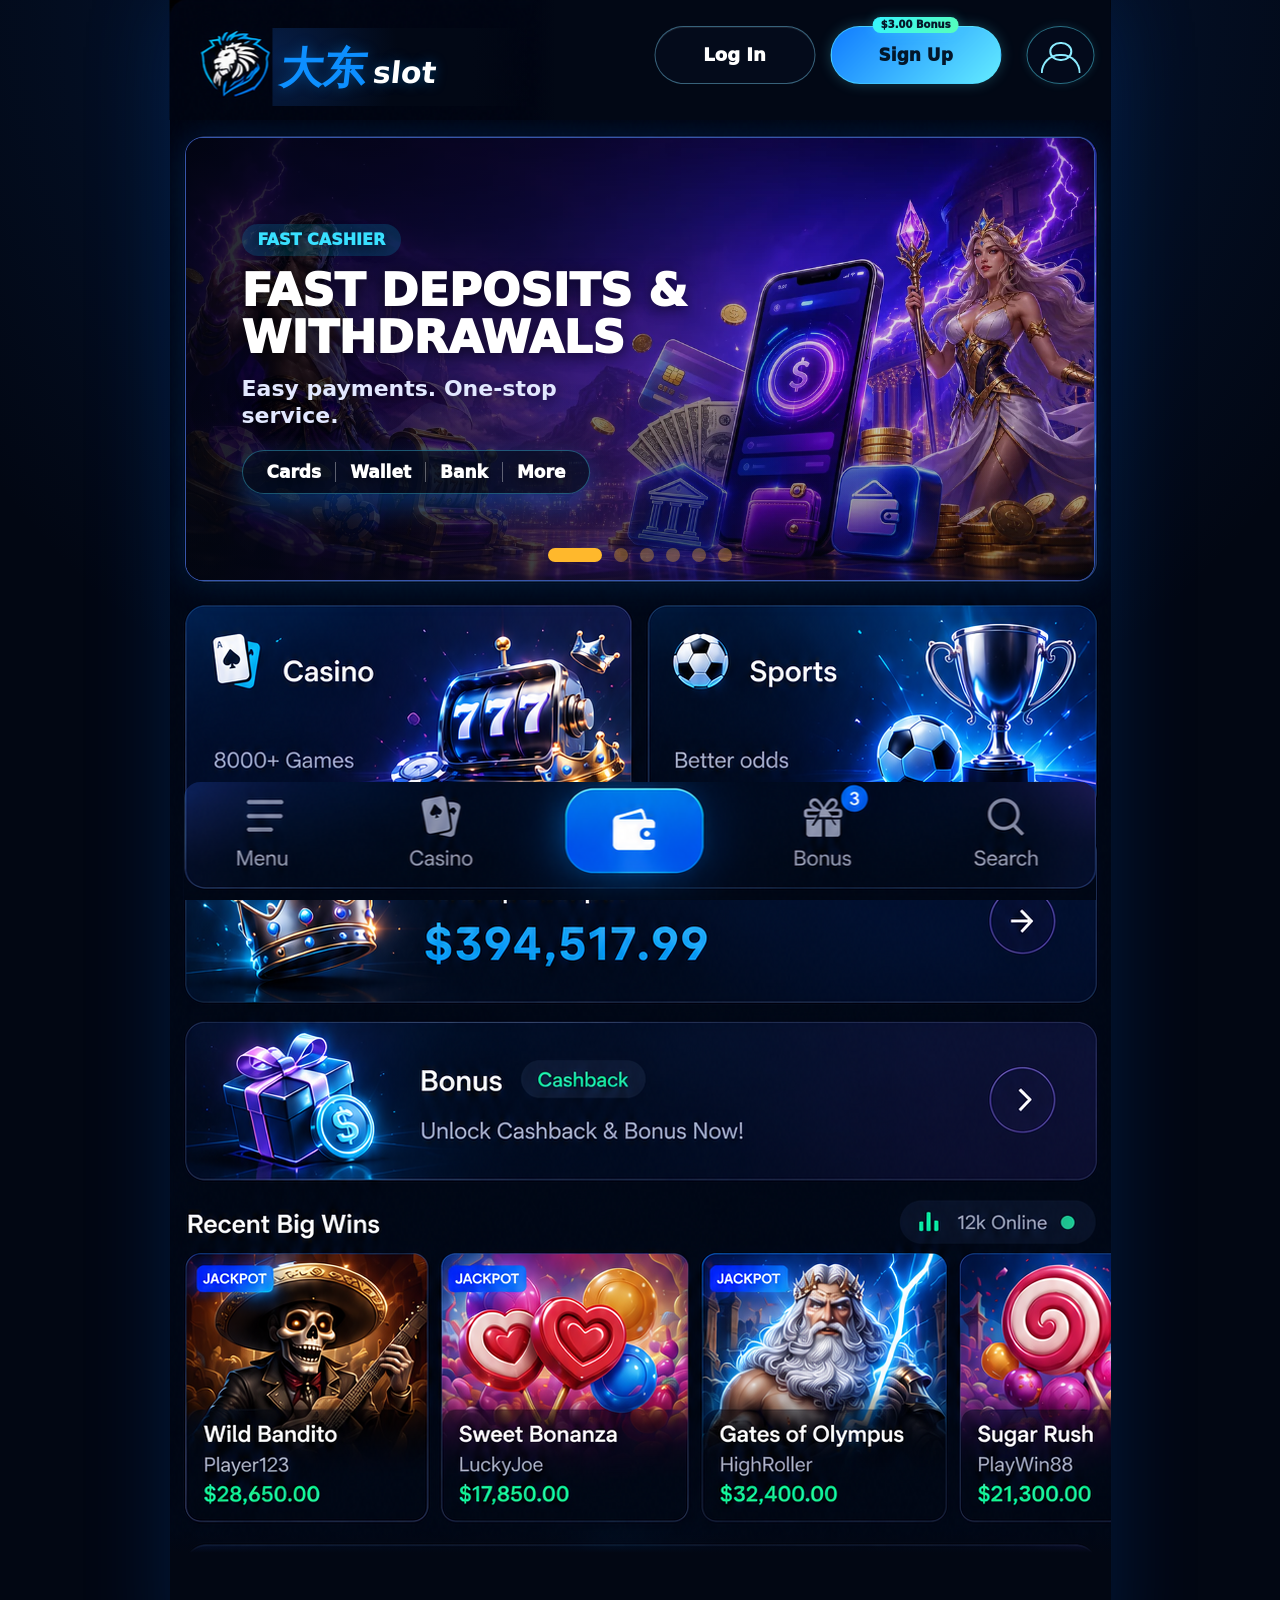
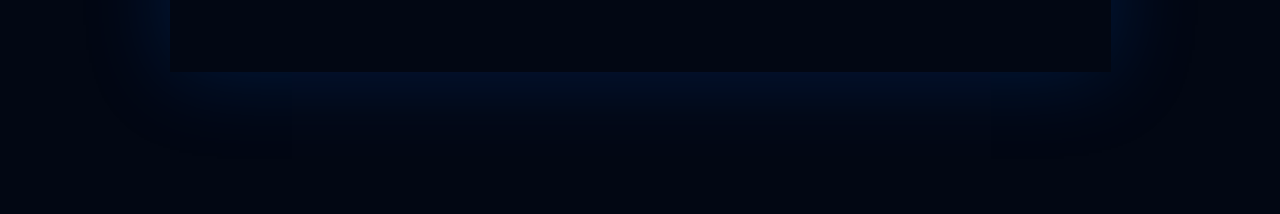
<file: index.html>
﻿<!doctype html>
<html lang="zh-CN">
  <head>
    <meta charset="utf-8">
    <meta name="viewport" content="width=device-width, initial-scale=1">
    <title>大东slot Visual Mirror</title>
    <link rel="stylesheet" href="styles.css?v=auth-brand-1">
    <link rel="stylesheet" href="wallet-polish.css?v=cleanup-1">
    <link rel="stylesheet" href="premium-polish.css?v=nav-wallet-1">
  </head>
  <body>
    <nav class="global-top-nav" aria-label="Global top navigation">
      <button class="global-logo-hit" type="button" data-go-home aria-label="返回首页">
        <span class="global-logo-cover" aria-hidden="true"></span>
        <span class="global-wordmark" aria-hidden="true">
          <strong>大东</strong>
          <b>slot</b>
        </span>
      </button>
      <span class="global-balance-cover" aria-hidden="true"></span>
      <span class="global-balance-value" data-global-balance aria-hidden="true">$0.50</span>
      <button class="global-login-hit" type="button" data-open-modal="signin" data-auth-entry="login">Log In</button>
      <button class="global-signup-hit" type="button" data-open-modal="signin" data-auth-entry="signup"><span>$3.00 Bonus</span>Sign Up</button>
      <button class="global-wallet-hit" type="button" data-open-wallet aria-label="Wallet"></button>
      <button class="global-gift-hit" type="button" data-open-activity aria-label="Bonus"></button>
      <button class="global-bell-hit" type="button" data-open-notifications aria-label="Notifications"></button>
      <button class="global-profile-hit" type="button" data-auth-profile aria-label="Profile"></button>
    </nav>

    <nav class="global-bottom-nav" aria-label="Global bottom navigation">
      <button type="button" data-menu-preview aria-label="Menu"></button>
      <button type="button" data-casino-preview aria-label="Casino"></button>
      <button type="button" data-open-wallet aria-label="Wallet"></button>
      <button type="button" data-open-activity aria-label="Bonus"></button>
      <button type="button" data-open-search aria-label="Search"></button>
    </nav>

    <main class="mirror-stage" aria-label="大东slot demo">
      <div class="phone-screen">
        <img class="source-screen" src="assets/xd-reference.png" alt="大东slot casino app home screen">

        <section class="custom-hero-carousel" aria-label="Promotions">
          <article class="promo-slide active promo-purple" style="--promo-image: url('assets/promo-1.webp')">
            <div class="promo-copy">
              <span>Fast Cashier</span>
              <h2>FAST DEPOSITS & WITHDRAWALS</h2>
              <p>Easy payments. One-stop service.</p>
              <div class="promo-tags">Cards <b></b> Wallet <b></b> Bank <b></b> More</div>
            </div>
          </article>
          <article class="promo-slide promo-blue" style="--promo-image: url('assets/promo-2.webp')">
            <div class="promo-copy promo-copy-center">
              <span>Global Lobby</span>
              <h2>30+ TOP GLOBAL PROVIDERS</h2>
              <p>2000+ games available.</p>
            </div>
          </article>
          <article class="promo-slide promo-gold" style="--promo-image: url('assets/promo-3.webp')">
            <div class="promo-copy">
              <span>Trusted Platform</span>
              <h2>25 YEARS OF EXCELLENCE</h2>
              <p>Steady, proven, and built for players.</p>
            </div>
          </article>
          <article class="promo-slide promo-green" style="--promo-image: url('assets/promo-4.webp')">
            <div class="promo-copy">
              <span>Welcome Offer</span>
              <h2>850% WELCOME BONUS</h2>
              <p>Start with more on your first deposit.</p>
              <div class="promo-button">Claim Bonus</div>
            </div>
          </article>
          <article class="promo-slide promo-green" style="--promo-image: url('assets/promo-5.webp')">
            <div class="promo-copy">
              <span>Slot Cashback</span>
              <h2>2% SLOT REBATE</h2>
              <p>Get cashback on eligible wagers.</p>
              <div class="promo-button">Join Now</div>
            </div>
          </article>
          <article class="promo-slide promo-teal" style="--promo-image: url('assets/promo-6.webp')">
            <div class="promo-copy">
              <span>Invite Rewards</span>
              <h2>REFER & EARN</h2>
              <p>Earn up to $100,000 with every invite.</p>
            </div>
          </article>
          <div class="promo-dots" aria-hidden="true">
            <span class="active"></span>
            <span></span>
            <span></span>
            <span></span>
            <span></span>
            <span></span>
          </div>
        </section>

        <div class="logo-cover" aria-hidden="true"></div>
        <div class="xd-wordmark" aria-hidden="true">
          <strong>大东</strong>
          <span>slot</span>
        </div>
        <div class="home-balance-cover" aria-hidden="true"></div>
        <div class="home-balance-value" data-home-balance aria-hidden="true">$0.50</div>

        <button class="hotspot wallet-hotspot" type="button" data-open-wallet aria-label="打开钱包"></button>
        <button class="hotspot join-hotspot" type="button" data-open-modal="signin" aria-label="Join now"></button>
        <button class="hotspot jackpot-hotspot" type="button" data-open-wallet aria-label="Airdrop Jackpot"></button>
        <button class="hotspot bonus-card-hotspot" type="button" data-open-activity aria-label="Bonus Cashback"></button>
        <button class="hotspot bottom-wallet-hotspot" type="button" data-open-wallet aria-label="底部钱包"></button>
        <button class="hotspot bottom-bonus-hotspot" type="button" data-open-activity aria-label="Rewards"></button>
      </div>
    </main>

    <section class="activity-page" id="activityPage" aria-hidden="true">
      <div class="activity-shell">
        <header class="activity-topbar">
          <div class="activity-brand" role="button" tabindex="0" data-go-home aria-label="返回首页">
            <span class="brand-spade"></span>
            <strong>大东</strong>
            <b>slot</b>
          </div>
          <div class="activity-balance">
            <span data-activity-balance>$0.50</span>
            <button type="button" data-open-wallet aria-label="Deposit">+</button>
          </div>
          <button class="activity-gift" type="button" data-activity-detail="deposit" aria-label="Bonus"><span>3</span></button>
          <button class="activity-bell" type="button" data-open-notifications aria-label="Notifications"><span>1</span></button>
          <button class="activity-profile" type="button" data-auth-profile aria-label="Profile"></button>
        </header>

        <section class="activity-hero-card" data-activity-hero-carousel style="--activity-hero-image: url('assets/promo-5.webp')">
          <div class="activity-hero-copy">
            <h1 data-activity-hero-title>FREE SPIN - EASY</h1>
            <p data-activity-hero-subtitle>SPIN EASY $10 WIN!</p>
          </div>
          <div class="activity-wheel" aria-hidden="true">
            <span></span>
          </div>
          <button class="activity-details-pill" type="button" data-activity-detail="free-spin" data-activity-hero-detail>Details</button>
          <div class="activity-slider-dots" aria-label="Activity banners">
            <button class="active" type="button" data-activity-hero-dot="0" aria-label="Free Spin banner" aria-current="true"></button>
            <button type="button" data-activity-hero-dot="1" aria-label="Deposit Bonus banner"></button>
            <button type="button" data-activity-hero-dot="2" aria-label="Refer and Earn banner"></button>
          </div>
        </section>

        <main class="activity-card">
          <section class="activity-section">
            <h2>Deposit Bonus</h2>
            <article class="activity-deposit-panel">
              <button class="activity-info" type="button" data-activity-detail="deposit">i</button>
              <div class="activity-safe-icon" aria-hidden="true"></div>
              <div class="activity-deposit-copy">
                <h3>5th Deposit Bonus 125%</h3>
                <p>1st Deposit Rewards: <strong>30%</strong></p>
              </div>
              <button class="activity-gold-btn" type="button" data-open-wallet>Deposit</button>
              <div class="activity-bonus-steps">
                <button class="activity-bonus-step active" type="button">
                  <span>1st</span>
                  <i class="bonus-gift-icon" aria-hidden="true"><em></em></i>
                  <b>+30%</b>
                </button>
                <button class="activity-bonus-step" type="button">
                  <span>2nd</span>
                  <i class="bonus-gift-icon" aria-hidden="true"><em></em></i>
                  <b>+20%</b>
                </button>
                <button class="activity-bonus-step" type="button">
                  <span>3rd</span>
                  <i class="bonus-gift-icon" aria-hidden="true"><em></em></i>
                  <b>+20%</b>
                </button>
                <button class="activity-bonus-step" type="button">
                  <span>4th</span>
                  <i class="bonus-gift-icon" aria-hidden="true"><em></em></i>
                  <b>+25%</b>
                </button>
                <button class="activity-bonus-step" type="button">
                  <span>5th</span>
                  <i class="bonus-gift-icon" aria-hidden="true"><em></em></i>
                  <b>+30%</b>
                </button>
              </div>
            </article>
          </section>

          <section class="activity-section free-section">
            <h2>Free Bonus</h2>
            <article class="activity-list-card">
              <button class="activity-info" type="button" data-activity-detail="daily-rebate">i</button>
              <span class="activity-icon calendar" aria-hidden="true"></span>
              <div>
                <h3>Daily Rebate 0.5%</h3>
                <p>The more bet, the more cashback</p>
              </div>
              <button class="activity-outline-btn" type="button" data-activity-detail="daily-rebate">Go Play</button>
            </article>
            <article class="activity-list-card">
              <button class="activity-info" type="button" data-activity-detail="login">i</button>
              <span class="activity-icon login" aria-hidden="true"></span>
              <div>
                <h3>Daily Login Rewards</h3>
                <p>Get <strong>$ 28,00</strong> for free!</p>
              </div>
              <button class="activity-outline-btn" type="button" data-activity-detail="login">Go Play</button>
            </article>
            <article class="activity-list-card">
              <button class="activity-info" type="button" data-activity-detail="free-spin">i</button>
              <span class="activity-icon wheel" aria-hidden="true"></span>
              <div>
                <h3>Free Spin</h3>
                <p>Get <strong>$ 10,00</strong> free every day</p>
              </div>
              <button class="activity-outline-btn" type="button" data-activity-detail="free-spin">Check</button>
            </article>
            <article class="activity-list-card">
              <button class="activity-info" type="button" data-activity-detail="loss-rescue">i</button>
              <span class="activity-icon shield" aria-hidden="true"></span>
              <div>
                <h3>Loss Rescue 10%</h3>
                <p>Claim support after tough sessions</p>
              </div>
              <button class="activity-outline-btn" type="button" data-open-wallet>Deposit</button>
            </article>
            <article class="activity-list-card">
              <button class="activity-info" type="button" data-activity-detail="refer">i</button>
              <span class="activity-icon refer" aria-hidden="true"></span>
              <div>
                <h3>Refer & Earn</h3>
                <p>Invite friends and unlock rewards</p>
              </div>
              <button class="activity-outline-btn" type="button" data-activity-detail="refer">Invite</button>
            </article>
          </section>
        </main>

        <nav class="activity-bottom-nav" aria-label="Activity navigation">
          <button type="button" data-menu-preview><span class="nav-home"></span>Menu</button>
          <button type="button" data-casino-preview><span class="nav-refer"></span>Casino</button>
          <button class="nav-wallet-main" type="button" data-open-wallet><span></span>Wallet</button>
          <button class="active" type="button"><span class="nav-gift"></span>Bonus</button>
          <button type="button" data-open-search><span class="nav-me"></span>Search</button>
        </nav>
      </div>
    </section>

    <section class="wallet-page" id="walletPage" aria-hidden="true">
      <div class="wallet-shell">
        <header class="activity-topbar wallet-global-topbar">
          <div class="activity-brand" role="button" tabindex="0" data-go-home aria-label="返回首页">
            <span class="brand-spade"></span>
            <strong>大东</strong>
            <b>slot</b>
          </div>
          <div class="activity-balance">
            <span data-wallet-top-balance>$0.50</span>
            <button type="button" data-open-wallet aria-label="Deposit">+</button>
          </div>
          <button class="activity-gift" type="button" data-activity-detail="deposit" aria-label="Bonus"><span>3</span></button>
          <button class="activity-bell" type="button" data-open-notifications aria-label="Notifications"><span>1</span></button>
          <button class="activity-profile" type="button" data-auth-profile aria-label="Profile"></button>
        </header>

        <header class="wallet-header">
          <button class="wallet-back" type="button" data-close-wallet aria-label="返回">
            <span></span>
          </button>
          <h1>Wallet</h1>
          <div class="wallet-actions">
            <button class="history-btn" type="button" data-wallet-history>
              <span class="history-icon"></span>
              History
            </button>
            <button class="support-btn" type="button" data-contact-support aria-label="客服">
              <span></span>
            </button>
          </div>
        </header>

        <div class="wallet-tabs" role="tablist" aria-label="Wallet actions">
          <button class="wallet-tab active" type="button" data-wallet-tab="recharge" role="tab" aria-selected="true">
            <span class="pig-icon"></span>
            Deposit
          </button>
          <button class="wallet-tab" type="button" data-wallet-tab="withdraw" role="tab" aria-selected="false">
            <span class="card-icon"></span>
            Withdraw
          </button>
        </div>

        <div class="wallet-panel active" data-wallet-panel="recharge">
          <section class="deposit-card">
            <h2>Deposit Bonuses <span>*</span></h2>
            <div class="bonus-feature">
              <div class="safe-asset" aria-hidden="true"></div>
              <div>
                <h3>5th Deposit Bonus 125%</h3>
                <p>1st Deposit Rewards: <strong>30%</strong></p>
              </div>
            </div>

            <div class="bonus-steps" aria-label="Deposit bonus steps">
              <button class="bonus-step active" type="button">
                <span>1st</span>
                <i class="bonus-gift-icon" aria-hidden="true"><em></em></i>
                <b>+30%</b>
              </button>
              <button class="bonus-step" type="button">
                <span>2nd</span>
                <i class="bonus-gift-icon" aria-hidden="true"><em></em></i>
                <b>+20%</b>
              </button>
              <button class="bonus-step" type="button">
                <span>3rd</span>
                <i class="bonus-gift-icon" aria-hidden="true"><em></em></i>
                <b>+20%</b>
              </button>
              <button class="bonus-step" type="button">
                <span>4th</span>
                <i class="bonus-gift-icon" aria-hidden="true"><em></em></i>
                <b>+25%</b>
              </button>
              <button class="bonus-step" type="button">
                <span>5th</span>
                <i class="bonus-gift-icon" aria-hidden="true"><em></em></i>
                <b>+30%</b>
              </button>
            </div>
          </section>

          <div class="amount-grid" aria-label="Recharge amounts">
            <button class="amount-card selected" type="button"><span>10%</span>$ 10,00</button>
            <button class="amount-card" type="button"><span>10%</span>$ 20,00</button>
            <button class="amount-card" type="button"><span>10%</span>$ 30,00</button>
            <button class="amount-card" type="button"><span>20%</span>$ 50,00</button>
            <button class="amount-card" type="button"><span>25%</span>$ 100,00</button>
            <button class="amount-card" type="button"><span>25%</span>$ 200,00</button>
            <button class="amount-card" type="button"><span>25%</span>$ 300,00</button>
            <button class="amount-card" type="button"><span>30%</span>$ 500,00</button>
            <button class="amount-card" type="button"><span>30%</span>$ 1,00K</button>
          </div>

          <div class="recharge-footer">
            <p data-recharge-note>Selected amount: <strong>$ 10,00</strong></p>
            <button class="recharge-submit" type="button" data-recharge-submit>Deposit Now</button>
          </div>
        </div>

        <div class="wallet-panel" data-wallet-panel="withdraw">
          <section class="withdraw-card">
            <h2>Withdraw</h2>
            <p>Available Balance</p>
            <strong data-wallet-balance>$0.50</strong>
            <label>
              Amount
              <input type="text" inputmode="decimal" placeholder="$ 0,00">
            </label>
            <label>
              Method
              <select>
                <option>Bank Transfer</option>
                <option>USDT</option>
              </select>
            </label>
            <button class="withdraw-submit" type="button" disabled>Submit</button>
          </section>
        </div>

        <nav class="activity-bottom-nav wallet-bottom-nav" aria-label="Wallet navigation">
          <button type="button" data-menu-preview><span class="nav-home"></span>Menu</button>
          <button type="button" data-casino-preview><span class="nav-refer"></span>Casino</button>
          <button class="nav-wallet-main active" type="button"><span></span>Wallet</button>
          <button type="button" data-open-activity><span class="nav-gift"></span>Bonus</button>
          <button type="button" data-open-search><span class="nav-me"></span>Search</button>
        </nav>
      </div>
    </section>

    <div class="profile-panel" data-profile-panel aria-hidden="true">
      <div class="profile-card" role="dialog" aria-modal="true" aria-labelledby="profilePanelTitle">
        <button class="profile-close" type="button" data-close-profile aria-label="Close">×</button>
        <span class="profile-kicker">Player account</span>
        <h2 id="profilePanelTitle">Demo Player</h2>
        <div class="profile-balance">
          <span>Available balance</span>
          <strong data-profile-balance>$0.50</strong>
        </div>
        <div class="profile-actions">
          <button type="button" data-open-wallet>Wallet</button>
          <button type="button" data-open-activity>Bonus</button>
          <button type="button" data-open-notifications>Alerts</button>
        </div>
      </div>
    </div>

    <div class="app-toast" data-app-toast aria-live="polite" aria-hidden="true">
      <strong data-toast-title>Ready</strong>
      <span data-toast-message>Action completed.</span>
    </div>

    <div class="deposit-success" data-deposit-success aria-hidden="true">
      <div class="deposit-success-card" role="dialog" aria-modal="true" aria-labelledby="depositSuccessTitle">
        <div class="deposit-success-icon" aria-hidden="true"></div>
        <h2 id="depositSuccessTitle">Deposit Successful</h2>
        <p><strong data-success-amount>+$10.00</strong> has been credited to your demo balance.</p>
        <span>Current balance: <b data-success-balance>$10.50</b></span>
        <button type="button" data-close-success>Done</button>
      </div>
    </div>

    <div class="activity-detail-modal" data-activity-detail-modal aria-hidden="true">
      <div class="activity-detail-card" role="dialog" aria-modal="true" aria-labelledby="activityDetailTitle">
        <button class="activity-detail-close" type="button" data-close-activity-detail aria-label="Close">×</button>
        <div class="activity-detail-art" data-detail-art aria-hidden="true"></div>
        <span data-detail-kicker>Activity Details</span>
        <h2 id="activityDetailTitle" data-detail-title>Free Spin</h2>
        <p data-detail-copy>Spin once every day and claim demo bonus credits instantly.</p>
        <ul>
          <li data-detail-rule-one>Available once per demo day.</li>
          <li data-detail-rule-two>Rewards are credited to the demo wallet.</li>
        </ul>
        <button class="activity-detail-cta" type="button" data-detail-cta>Join Now</button>
      </div>
    </div>

    <div class="modal-backdrop auth-backdrop" data-modal="signin" aria-hidden="true">
      <div class="modal auth-modal" role="dialog" aria-modal="true" aria-labelledby="signinTitle">
        <div class="auth-bg-glow" aria-hidden="true"></div>
        <header class="auth-header">
          <div class="auth-brand">
            <span class="auth-logo" aria-hidden="true"></span>
            <span class="auth-wordmark">
              <strong>大东</strong>
              <b>slot</b>
            </span>
          </div>
          <button class="auth-close" type="button" data-close-modal aria-label="关闭">×</button>
        </header>

        <section class="auth-panel" aria-labelledby="signinTitle">
          <div class="auth-tabs" role="tablist" aria-label="Auth mode">
            <button class="auth-tab is-active" type="button" data-auth-mode="login" role="tab" aria-selected="true">Log In</button>
            <button class="auth-tab" type="button" data-auth-mode="signup" role="tab" aria-selected="false">Sign Up</button>
            <span class="auth-bonus">$3.00 Bonus</span>
          </div>

          <h2 id="signinTitle" class="auth-title">Log In</h2>

          <div class="auth-methods" role="tablist" aria-label="Login method">
            <button class="auth-method is-active" type="button" data-auth-method="phone" aria-selected="true">Phone Number</button>
            <button class="auth-method" type="button" data-auth-method="email" aria-selected="false">Email</button>
          </div>

          <form class="auth-form" action="#" autocomplete="off" novalidate>
            <label class="auth-field auth-phone-field" data-auth-field="phone">
              <span>Phone Number</span>
              <div class="auth-input auth-phone-input">
                <button class="auth-country" type="button" aria-label="Country code">+1 <i></i></button>
                <b aria-hidden="true"></b>
                <input data-auth-phone type="tel" inputmode="tel" autocomplete="tel" placeholder="Phone Number">
              </div>
            </label>

            <label class="auth-field auth-email-field" data-auth-field="email" hidden>
              <span>Email</span>
              <div class="auth-input">
                <input data-auth-email type="email" autocomplete="email" placeholder="Email">
              </div>
            </label>

            <label class="auth-field">
              <span>Password</span>
              <div class="auth-input">
                <input data-auth-password type="password" autocomplete="new-password" placeholder="Password">
                <button class="auth-eye" type="button" data-auth-toggle-password aria-label="Show password"></button>
              </div>
            </label>

            <div class="auth-rules" data-auth-rules aria-live="polite">
              <span data-rule="case">Upper & lower case</span>
              <span data-rule="number">1 number</span>
              <span data-rule="length">6+ characters</span>
            </div>

            <p class="auth-message" data-auth-message aria-live="polite"></p>

            <div class="auth-row">
              <label class="auth-check">
                <input type="checkbox" checked>
                <span></span>
                Remember Me
              </label>
              <button class="auth-support" type="button">Contact Support</button>
            </div>

            <button class="auth-primary" type="submit" data-auth-submit>Log In</button>

            <label class="auth-terms">
              <input type="checkbox" checked>
              <span></span>
              <em>
                I am at least 18 years old and agree to the
                <a href="#">Terms of Use</a>
                and
                <a href="#">Privacy Policy</a>
              </em>
            </label>
          </form>
        </section>
      </div>
    </div>

    <script src="script.js"></script>
  </body>
</html>
</file>
<file: styles.css>
:root {
  --screen-w: 941;
  --screen-h: 1672;
  --ink: #f7fbff;
  --muted: #aab5d1;
  --cyan: #28ccff;
  --blue: #087cff;
}

* {
  box-sizing: border-box;
}

html {
  min-width: 320px;
  min-height: 100dvh;
  overflow-x: hidden;
  background: #080d18;
}

body {
  margin: 0;
  min-width: 320px;
  min-height: 100dvh;
  overflow-x: hidden;
  background: #080d18;
  color: var(--ink);
  font-family: Inter, ui-sans-serif, system-ui, -apple-system, BlinkMacSystemFont, "Segoe UI", sans-serif;
}

body.modal-open {
  overflow: hidden;
}

body.wallet-open {
  overflow: hidden;
}

button,
input,
select {
  font: inherit;
}

button {
  cursor: pointer;
}

button:disabled {
  cursor: not-allowed;
  opacity: 0.55;
}

.mirror-stage {
  display: flex;
  justify-content: center;
  min-height: 100dvh;
  background:
    radial-gradient(circle at 50% 0, rgba(14, 83, 182, 0.28), transparent 42%),
    #020713;
}

.phone-screen {
  position: relative;
  width: min(100vw, 941px);
  aspect-ratio: 941 / 1672;
  overflow: hidden;
  background: #020713;
}

.source-screen {
  display: block;
  width: 100%;
  height: 100%;
  object-fit: fill;
  user-select: none;
  -webkit-user-drag: none;
}

.custom-hero-carousel {
  position: absolute;
  z-index: 1;
  left: 1.7%;
  top: 8.2%;
  width: 96.7%;
  height: 26.55%;
  overflow: hidden;
  border: 1px solid rgba(76, 117, 231, 0.72);
  border-radius: clamp(12px, 2vw, 18px);
  background: #020713;
  pointer-events: none;
  box-shadow:
    inset 0 0 0 1px rgba(72, 202, 255, 0.12),
    0 0 36px rgba(8, 124, 255, 0.2);
}

.promo-slide {
  position: absolute;
  inset: 0;
  opacity: 0;
  background:
    linear-gradient(90deg, rgba(1, 5, 14, 0.88) 0%, rgba(1, 5, 14, 0.58) 38%, rgba(1, 5, 14, 0.12) 70%),
    var(--promo-image) center / cover no-repeat;
  transition: opacity 0.6s ease;
}

.promo-slide.active {
  opacity: 1;
}

.promo-slide::after {
  content: "";
  position: absolute;
  inset: auto 0 0;
  height: 46%;
  background: linear-gradient(0deg, rgba(2, 7, 19, 0.48), transparent);
}

.promo-copy {
  position: relative;
  z-index: 1;
  display: flex;
  flex-direction: column;
  justify-content: center;
  width: min(64%, 560px);
  height: 100%;
  padding: clamp(16px, 3.5vw, 46px) clamp(18px, 4.3vw, 58px);
  text-shadow: 0 3px 14px rgba(0, 0, 0, 0.55);
}

.promo-copy-center {
  width: min(68%, 620px);
}

.promo-copy span {
  align-self: flex-start;
  margin-bottom: clamp(6px, 1.3vw, 12px);
  border-radius: 999px;
  padding: clamp(4px, 0.7vw, 8px) clamp(9px, 1.8vw, 16px);
  background: rgba(0, 210, 255, 0.16);
  color: #39e0ff;
  font-size: clamp(9px, 1.7vw, 16px);
  font-weight: 950;
  line-height: 1;
  text-transform: uppercase;
}

.promo-copy h2 {
  max-width: 11.5em;
  margin: 0;
  color: #ffffff;
  font-size: clamp(20px, 4.65vw, 45px);
  font-weight: 1000;
  line-height: 1.03;
  letter-spacing: 0;
}

.promo-copy p {
  max-width: 18em;
  margin: clamp(7px, 1.4vw, 14px) 0 0;
  color: #e2e8ff;
  font-size: clamp(12px, 2.3vw, 22px);
  font-weight: 720;
  line-height: 1.25;
}

.promo-tags,
.promo-button {
  display: inline-flex;
  align-items: center;
  align-self: flex-start;
  min-height: clamp(24px, 4.5vw, 44px);
  margin-top: clamp(9px, 1.9vw, 20px);
  border-radius: 999px;
  padding: 0 clamp(12px, 2.2vw, 24px);
  background: linear-gradient(135deg, rgba(10, 207, 255, 0.86), rgba(6, 117, 255, 0.92));
  color: #fff;
  font-size: clamp(10px, 1.8vw, 17px);
  font-weight: 950;
  box-shadow: 0 12px 28px rgba(8, 124, 255, 0.32);
}

.promo-tags {
  gap: clamp(7px, 1.5vw, 14px);
  background: rgba(5, 16, 36, 0.72);
  border: 1px solid rgba(67, 219, 255, 0.36);
}

.promo-tags b {
  width: 1px;
  height: 1.2em;
  background: rgba(255, 255, 255, 0.35);
}

.promo-green .promo-copy span,
.promo-green .promo-button {
  background: linear-gradient(135deg, #2ce99b, #079a65);
  color: #ffffff;
}

.promo-gold .promo-copy span {
  background: rgba(255, 203, 74, 0.18);
  color: #ffd973;
}

.promo-teal .promo-copy span {
  background: rgba(0, 232, 214, 0.16);
  color: #48f0e6;
}

.promo-dots {
  position: absolute;
  z-index: 2;
  left: 50%;
  bottom: clamp(10px, 1.8vw, 18px);
  display: flex;
  gap: clamp(7px, 1.4vw, 12px);
  transform: translateX(-50%);
}

.promo-dots span {
  display: block;
  width: clamp(8px, 1.7vw, 14px);
  height: clamp(8px, 1.7vw, 14px);
  border-radius: 999px;
  background: rgba(255, 184, 40, 0.34);
}

.promo-dots span.active {
  width: clamp(30px, 5.4vw, 54px);
  background: #ffb82c;
}

.hotspot {
  position: absolute;
  z-index: 4;
  border: 0;
  border-radius: 10px;
  background: transparent;
  padding: 0;
}

.hotspot:focus-visible {
  outline: 2px solid rgba(40, 204, 255, 0.9);
  outline-offset: 3px;
}

.wallet-hotspot {
  left: 42.6%;
  top: 1.8%;
  width: 28.4%;
  height: 4.4%;
}

.join-hotspot {
  left: 5.1%;
  top: 27.6%;
  width: 25.8%;
  height: 4.1%;
  border-radius: 999px;
}

.jackpot-hotspot {
  left: 1.7%;
  top: 49.8%;
  width: 96.7%;
  height: 10.2%;
}

.bonus-card-hotspot {
  left: 1.7%;
  top: 61.1%;
  width: 96.7%;
  height: 9.5%;
}

.bottom-wallet-hotspot {
  left: 41.9%;
  top: 92.5%;
  width: 15%;
  height: 6.3%;
  border-radius: 22px;
}

.bottom-bonus-hotspot {
  left: 63.9%;
  top: 92.6%;
  width: 14.7%;
  height: 6.2%;
}

.logo-cover {
  position: absolute;
  z-index: 2;
  left: 11%;
  top: 1.65%;
  width: 27.2%;
  height: 4.65%;
  background:
    radial-gradient(circle at 0 38%, rgba(8, 38, 88, 0.76), transparent 48%),
    linear-gradient(90deg, #020815 0%, #020815 78%, rgba(2, 8, 21, 0) 100%);
}

.xd-wordmark {
  position: absolute;
  z-index: 3;
  left: 11.8%;
  top: 2.8%;
  display: flex;
  align-items: baseline;
  gap: 7px;
  color: white;
  font-style: normal;
  transform: skewX(-6deg);
  pointer-events: none;
  text-shadow: 0 0 13px rgba(0, 145, 255, 0.38);
}

.xd-wordmark strong {
  color: #0d8fff;
  font-size: clamp(20px, 4.7vw, 43px);
  font-weight: 1000;
  line-height: 1;
}

.xd-wordmark span {
  color: white;
  font-size: clamp(15px, 3.3vw, 30px);
  font-weight: 900;
  line-height: 1;
}

.home-balance-cover {
  position: absolute;
  z-index: 2;
  left: 48.65%;
  top: 2.88%;
  width: 12.9%;
  height: 2.35%;
  border-radius: 9px;
  background:
    linear-gradient(90deg, rgba(7, 13, 31, 0.96), rgba(9, 18, 42, 0.96));
  pointer-events: none;
}

.home-balance-value {
  position: absolute;
  z-index: 3;
  left: 50.2%;
  top: 3.16%;
  min-width: 82px;
  color: #fff;
  font-size: clamp(14px, 2.38vw, 23px);
  font-weight: 750;
  line-height: 1;
  letter-spacing: 0;
  text-align: left;
  text-shadow: 0 0 12px rgba(64, 180, 255, 0.34);
  pointer-events: none;
}

.modal-backdrop {
  position: fixed;
  inset: 0;
  z-index: 50;
  display: none;
  place-items: center;
  padding: 20px;
  background: rgba(0, 0, 0, 0.76);
  backdrop-filter: blur(14px);
}

.modal-backdrop.is-open {
  display: grid;
}

.modal {
  position: relative;
  width: min(440px, 100%);
  max-height: calc(100dvh - 40px);
  overflow: auto;
  border: 1px solid rgba(80, 127, 225, 0.65);
  border-radius: 18px;
  padding: 28px;
  background:
    radial-gradient(circle at 100% 0, rgba(39, 150, 255, 0.28), transparent 36%),
    #071226;
  box-shadow: 0 24px 70px rgba(0, 0, 0, 0.38);
}

.close-btn {
  position: absolute;
  top: 14px;
  right: 14px;
  display: grid;
  place-items: center;
  width: 36px;
  height: 36px;
  border: 1px solid rgba(255, 255, 255, 0.12);
  border-radius: 10px;
  background: rgba(255, 255, 255, 0.06);
  color: white;
  font-size: 22px;
}

.modal-kicker {
  color: var(--cyan);
  font-size: 13px;
  font-weight: 900;
  text-transform: uppercase;
}

.modal h2 {
  margin: 8px 0 10px;
  font-size: 28px;
}

.modal p {
  color: var(--muted);
  line-height: 1.7;
}

.modal label {
  display: grid;
  gap: 8px;
  margin-top: 14px;
  color: #b8c3de;
}

.modal input {
  min-height: 48px;
  border: 1px solid rgba(80, 127, 225, 0.5);
  border-radius: 12px;
  padding: 0 14px;
  background: rgba(255, 255, 255, 0.06);
  color: white;
}

.modal-primary {
  display: inline-flex;
  align-items: center;
  justify-content: center;
  width: 100%;
  min-height: 52px;
  margin-top: 18px;
  border: 0;
  border-radius: 13px;
  background: linear-gradient(135deg, #0b76ff, #2ea7ff);
  color: white;
  font-weight: 900;
  font-size: 20px;
  box-shadow: 0 18px 40px rgba(17, 126, 255, 0.34);
}

.global-login-hit,
.global-signup-hit {
  position: absolute;
  z-index: 6;
  display: none;
  align-items: center;
  justify-content: center;
  border: 1px solid rgba(115, 213, 255, 0.38);
  border-radius: 999px;
  color: #fff;
  font-size: clamp(11px, 2.45vw, 18px);
  font-weight: 1000;
  line-height: 1;
  text-align: center;
  pointer-events: auto;
}

.global-login-hit {
  left: 49.4%;
  top: 22%;
  width: 17.2%;
  height: 49%;
  background: rgba(6, 13, 30, 0.72);
  box-shadow: inset 0 1px 0 rgba(255, 255, 255, 0.08), 0 0 20px rgba(36, 150, 255, 0.14);
}

.global-signup-hit {
  left: 68.8%;
  top: 22%;
  width: 18.8%;
  height: 49%;
  border-color: rgba(85, 229, 255, 0.58);
  background: linear-gradient(135deg, #0f7bff, #64ecff);
  color: #021326;
  box-shadow: 0 0 24px rgba(85, 229, 255, 0.42);
}

.global-signup-hit span {
  position: absolute;
  left: 50%;
  top: -34%;
  min-width: 102%;
  transform: translateX(-50%);
  border-radius: 999px;
  padding: 3px 6px;
  background: linear-gradient(135deg, #35f4ff, #57ffb8);
  color: #06182b;
  font-size: clamp(7px, 1.38vw, 11px);
  font-weight: 1000;
  white-space: nowrap;
  box-shadow: 0 0 16px rgba(65, 244, 255, 0.5);
}

body:not(.is-authenticated) .global-login-hit,
body:not(.is-authenticated) .global-signup-hit {
  display: flex;
}

body:not(.is-authenticated) .global-balance-cover,
body:not(.is-authenticated) .global-balance-value,
body:not(.is-authenticated) .global-wallet-hit,
body:not(.is-authenticated) .global-gift-hit,
body:not(.is-authenticated) .global-bell-hit {
  display: none !important;
}

body.is-authenticated .global-login-hit,
body.is-authenticated .global-signup-hit {
  display: none !important;
}

.auth-backdrop {
  z-index: 5000;
  place-items: stretch center;
  padding: 0;
  background:
    radial-gradient(circle at 50% -10%, rgba(21, 112, 255, 0.46), transparent 42%),
    rgba(1, 4, 14, 0.9);
  backdrop-filter: blur(18px);
}

.auth-backdrop.is-open {
  display: grid;
}

.auth-modal {
  width: min(430px, 100vw);
  min-height: 100dvh;
  max-height: none;
  overflow-x: hidden;
  overflow-y: auto;
  border: 0;
  border-radius: 0;
  padding: 0;
  background:
    radial-gradient(circle at 18% 10%, rgba(57, 210, 255, 0.26), transparent 28%),
    radial-gradient(circle at 90% 34%, rgba(30, 85, 255, 0.3), transparent 36%),
    linear-gradient(180deg, #071936 0%, #030817 58%, #02040b 100%);
  box-shadow: none;
  color: #fff;
}

.auth-modal::before {
  content: "";
  position: absolute;
  inset: 0;
  background:
    linear-gradient(rgba(82, 177, 255, 0.09) 1px, transparent 1px),
    linear-gradient(90deg, rgba(82, 177, 255, 0.075) 1px, transparent 1px);
  background-size: 34px 34px;
  mask-image: linear-gradient(to bottom, rgba(0, 0, 0, 0.8), transparent 76%);
  pointer-events: none;
}

.auth-bg-glow {
  position: absolute;
  inset: auto -80px 70px -80px;
  height: 310px;
  background:
    radial-gradient(circle at 50% 50%, rgba(19, 140, 255, 0.32), transparent 62%),
    conic-gradient(from 210deg, transparent, rgba(77, 230, 255, 0.18), transparent, rgba(36, 92, 255, 0.2), transparent);
  filter: blur(8px);
  opacity: 0.42;
  pointer-events: none;
}

.auth-header {
  position: relative;
  z-index: 1;
  display: flex;
  align-items: center;
  justify-content: space-between;
  height: calc(72px + env(safe-area-inset-top));
  padding: max(14px, env(safe-area-inset-top)) 18px 12px;
  border-bottom: 1px solid rgba(93, 208, 255, 0.12);
  background: rgba(2, 10, 25, 0.68);
  backdrop-filter: blur(20px);
}

.auth-brand {
  display: flex;
  align-items: center;
  gap: 10px;
  min-width: 0;
}

.auth-logo {
  position: relative;
  display: grid;
  place-items: center;
  width: 58px;
  height: 58px;
  flex: 0 0 auto;
  border: 0;
  border-radius: 0;
  background: transparent;
  color: #dffaff;
  box-shadow: none;
  overflow: visible;
}

.auth-logo::before {
  content: "";
  width: 56px;
  height: 56px;
  background: url("[data-uri]") center / contain no-repeat;
  filter: none;
}

.auth-wordmark {
  display: flex;
  align-items: baseline;
  gap: 7px;
  font-style: normal;
  letter-spacing: 0;
  transform: skewX(-6deg);
}

.auth-wordmark strong {
  color: #0d8fff;
  font-size: 30px;
  font-weight: 1000;
  line-height: 1;
}

.auth-wordmark b {
  color: #fff;
  font-size: 21px;
  font-weight: 900;
  line-height: 1;
  letter-spacing: 0;
}

.auth-close {
  display: grid;
  place-items: center;
  width: 42px;
  height: 42px;
  border: 1px solid rgba(255, 255, 255, 0.12);
  border-radius: 50%;
  background: rgba(255, 255, 255, 0.055);
  color: #fff;
  font-size: 32px;
  line-height: 1;
  box-shadow: 0 0 18px rgba(92, 196, 255, 0.12);
}

.auth-panel {
  position: relative;
  z-index: 1;
  margin: 14px 12px max(16px, env(safe-area-inset-bottom));
  padding: 14px 14px 22px;
  border: 1px solid rgba(93, 208, 255, 0.24);
  border-radius: 30px;
  background:
    linear-gradient(180deg, rgba(10, 28, 60, 0.82), rgba(3, 11, 28, 0.76)),
    rgba(8, 18, 39, 0.72);
  box-shadow:
    inset 0 1px 0 rgba(255, 255, 255, 0.08),
    0 14px 38px rgba(0, 8, 24, 0.28);
  backdrop-filter: blur(22px);
}

.auth-tabs {
  position: relative;
  display: grid;
  grid-template-columns: 1fr 1fr;
  min-height: 54px;
  border-bottom: 1px solid rgba(100, 213, 255, 0.13);
}

.auth-tab {
  position: relative;
  border: 0;
  background: transparent;
  color: rgba(205, 225, 255, 0.55);
  font-size: 17px;
  font-weight: 1000;
  letter-spacing: 0;
}

.auth-tab.is-active {
  color: #7feeff;
  text-shadow: 0 0 16px rgba(85, 229, 255, 0.62);
}

.auth-tab.is-active::after {
  content: "";
  position: absolute;
  left: 50%;
  bottom: -1px;
  width: 72px;
  height: 3px;
  border-radius: 99px;
  transform: translateX(-50%);
  background: linear-gradient(90deg, #147cff, #55e5ff);
  box-shadow: 0 0 18px rgba(85, 229, 255, 0.88);
}

.auth-bonus {
  position: absolute;
  right: 10px;
  top: -10px;
  padding: 4px 11px 5px;
  border-radius: 999px;
  background: linear-gradient(135deg, #2df2ff, #4cffb1);
  color: #031225;
  font-size: 10px;
  font-weight: 1000;
  line-height: 1;
  white-space: nowrap;
  box-shadow: 0 0 14px rgba(45, 242, 255, 0.34);
  animation: bonusFloat 2.6s ease-in-out infinite;
  overflow: hidden;
}

.auth-bonus::after {
  content: "";
  position: absolute;
  inset: -40% auto -40% -38%;
  width: 34%;
  background: linear-gradient(90deg, transparent, rgba(255, 255, 255, 0.7), transparent);
  transform: skewX(-18deg);
  animation: bonusShine 2.6s ease-in-out infinite;
}

.auth-title {
  position: absolute;
  width: 1px;
  height: 1px;
  overflow: hidden;
  clip: rect(0 0 0 0);
}

.auth-methods {
  display: grid;
  grid-template-columns: 1fr 1fr;
  gap: 4px;
  margin: 22px 0 18px;
  padding: 4px;
  border: 1px solid rgba(93, 208, 255, 0.18);
  border-radius: 999px;
  background: rgba(1, 7, 19, 0.76);
}

.auth-method {
  min-height: 45px;
  border: 0;
  border-radius: 999px;
  background: transparent;
  color: rgba(215, 231, 255, 0.62);
  font-size: 13px;
  font-weight: 1000;
}

.auth-method.is-active {
  color: #fff;
  background: linear-gradient(135deg, #126bff, #38d8ff);
  box-shadow: 0 0 22px rgba(36, 152, 255, 0.48);
}

.auth-form {
  display: grid;
  gap: 14px;
}

.auth-field {
  display: grid;
  gap: 8px;
  margin: 0;
  color: rgba(217, 235, 255, 0.74);
}

.auth-field[hidden] {
  display: none !important;
}

.auth-field span {
  font-size: 12px;
  font-weight: 900;
}

.auth-input {
  display: flex;
  align-items: center;
  min-height: 56px;
  border: 1px solid rgba(94, 207, 255, 0.28);
  border-radius: 18px;
  background: rgba(1, 7, 19, 0.82);
  box-shadow: inset 0 0 0 1px rgba(255, 255, 255, 0.025);
  transition: border-color 0.2s ease, box-shadow 0.2s ease;
}

.auth-input:focus-within {
  border-color: rgba(92, 230, 255, 0.82);
  box-shadow:
    inset 0 0 0 1px rgba(85, 229, 255, 0.12),
    0 0 26px rgba(35, 169, 255, 0.34);
}

.auth-input input {
  width: 100%;
  min-width: 0;
  min-height: 54px;
  border: 0;
  padding: 0 15px;
  background: transparent;
  color: #fff;
  font-size: 15px;
  font-weight: 800;
  outline: none;
}

.auth-input input::placeholder {
  color: rgba(198, 216, 244, 0.42);
}

.auth-input input:-webkit-autofill,
.auth-input input:-webkit-autofill:hover,
.auth-input input:-webkit-autofill:focus {
  -webkit-text-fill-color: #fff;
  caret-color: #fff;
  box-shadow: 0 0 0 1000px #020713 inset;
  transition: background-color 9999s ease-in-out 0s;
}

.auth-country {
  display: inline-flex;
  align-items: center;
  gap: 7px;
  min-height: 54px;
  border: 0;
  padding: 0 14px 0 16px;
  background: transparent;
  color: #fff;
  font-size: 15px;
  font-weight: 1000;
}

.auth-country i {
  width: 8px;
  height: 8px;
  border-right: 2px solid #8defff;
  border-bottom: 2px solid #8defff;
  transform: rotate(45deg) translateY(-2px);
}

.auth-phone-input b {
  width: 1px;
  height: 26px;
  background: rgba(97, 231, 255, 0.28);
}

.auth-eye {
  position: relative;
  width: 48px;
  height: 54px;
  flex: 0 0 auto;
  border: 0;
  background: transparent;
}

.auth-eye::before {
  content: "";
  position: absolute;
  left: 13px;
  top: 20px;
  width: 22px;
  height: 14px;
  border: 2px solid rgba(151, 233, 255, 0.78);
  border-radius: 50%;
  box-shadow: 0 0 10px rgba(85, 229, 255, 0.35);
}

.auth-eye::after {
  content: "";
  position: absolute;
  left: 22px;
  top: 25px;
  width: 5px;
  height: 5px;
  border-radius: 50%;
  background: rgba(151, 233, 255, 0.9);
}

.auth-eye.is-visible::before {
  border-color: rgba(77, 255, 186, 0.86);
}

.auth-rules {
  display: none;
  grid-template-columns: 1fr 0.75fr 0.9fr;
  gap: 7px;
  margin-top: -4px;
}

.auth-rules.is-visible {
  display: grid;
}

.auth-rules span {
  min-height: 28px;
  border: 1px solid rgba(112, 142, 185, 0.25);
  border-radius: 999px;
  padding: 7px 8px 0;
  background: rgba(4, 12, 29, 0.62);
  color: rgba(198, 216, 244, 0.46);
  font-size: 10px;
  font-weight: 900;
  text-align: center;
}

.auth-rules span.is-valid {
  border-color: rgba(73, 255, 187, 0.48);
  color: #a9ffe0;
  background: rgba(24, 255, 170, 0.08);
  box-shadow: 0 0 14px rgba(45, 255, 178, 0.18);
}

.auth-message {
  display: none;
  min-height: 20px;
  margin: -2px 0 0;
  color: #ff8ea3;
  font-size: 12px;
  font-weight: 900;
  line-height: 1.35;
}

.auth-message.is-visible {
  display: block;
}

.auth-message.is-success {
  color: #67f8c5;
}

.auth-row {
  display: flex;
  align-items: center;
  justify-content: space-between;
  gap: 10px;
  margin-top: 2px;
}

.auth-check,
.auth-terms {
  display: flex;
  align-items: center;
  gap: 9px;
  margin: 0;
}

.auth-check {
  color: rgba(234, 245, 255, 0.86);
  font-size: 13px;
  font-weight: 900;
}

.auth-check input,
.auth-terms input {
  position: absolute;
  opacity: 0;
  pointer-events: none;
}

.auth-check span,
.auth-terms span {
  display: grid;
  place-items: center;
  flex: 0 0 auto;
  width: 22px;
  height: 22px;
  border: 1px solid rgba(91, 224, 255, 0.56);
  border-radius: 7px;
  background: rgba(4, 17, 38, 0.9);
  box-shadow: 0 0 14px rgba(49, 202, 255, 0.2);
}

.auth-check input:checked + span,
.auth-terms input:checked + span {
  border-color: rgba(77, 255, 186, 0.95);
  background: linear-gradient(135deg, #19d4ff, #35ffab);
  box-shadow: 0 0 18px rgba(61, 255, 190, 0.46);
}

.auth-check input:checked + span::after,
.auth-terms input:checked + span::after {
  content: "";
  width: 8px;
  height: 12px;
  border-right: 3px solid #052033;
  border-bottom: 3px solid #052033;
  transform: rotate(45deg) translate(-1px, -1px);
}

.auth-support {
  border: 0;
  background: transparent;
  color: #6de9ff;
  font-size: 13px;
  font-weight: 1000;
  text-shadow: 0 0 14px rgba(85, 229, 255, 0.34);
}

.auth-primary {
  min-height: 56px;
  border-radius: 999px;
  font-size: 16px;
  font-weight: 1000;
}

.auth-primary {
  border: 0;
  background: linear-gradient(135deg, #075cff 0%, #13b7ff 52%, #67f1ff 100%);
  color: #fff;
  box-shadow:
    0 16px 34px rgba(0, 101, 255, 0.42),
    0 0 32px rgba(61, 212, 255, 0.42);
}

.auth-terms {
  align-items: flex-start;
  padding-top: 2px;
  color: rgba(221, 236, 255, 0.74);
  font-size: 11px;
  font-weight: 800;
  line-height: 1.55;
}

@keyframes bonusFloat {
  0%,
  100% {
    transform: translateY(0) scale(1);
  }
  50% {
    transform: translateY(-2px) scale(1.035);
  }
}

@keyframes bonusShine {
  0%,
  45% {
    left: -42%;
  }
  72%,
  100% {
    left: 112%;
  }
}

.auth-terms em {
  font-style: normal;
}

.auth-terms a {
  color: #67e8ff;
  text-decoration: none;
}

@media (max-width: 374px) {
  .auth-panel {
    margin-inline: 8px;
    padding-inline: 11px;
    border-radius: 26px;
  }

  .auth-rules {
    grid-template-columns: 1fr;
  }

  .auth-bonus {
    right: -3px;
    font-size: 10px;
  }
}

.wallet-balance {
  display: grid;
  gap: 8px;
  margin: 18px 0;
  padding: 20px;
  border: 1px solid rgba(56, 216, 255, 0.32);
  border-radius: 16px;
  background: rgba(30, 140, 255, 0.12);
}

.wallet-balance span {
  color: var(--muted);
}

.wallet-balance strong {
  font-size: 36px;
}

.wallet-grid {
  display: grid;
  grid-template-columns: repeat(2, 1fr);
  gap: 12px;
}

.wallet-grid button {
  min-height: 46px;
  border: 1px solid rgba(255, 255, 255, 0.12);
  border-radius: 12px;
  background: rgba(255, 255, 255, 0.07);
  color: white;
  font-weight: 800;
}

.deposit-success {
  position: fixed;
  inset: 0;
  z-index: 90;
  display: none;
  place-items: center;
  padding: 24px;
  background: rgba(1, 6, 18, 0.72);
  backdrop-filter: blur(12px);
}

.deposit-success.is-open {
  display: grid;
}

.deposit-success-card {
  width: min(92vw, 360px);
  border: 1px solid rgba(57, 219, 255, 0.52);
  border-radius: 18px;
  padding: 28px 24px 24px;
  text-align: center;
  background:
    radial-gradient(circle at 50% 0, rgba(57, 219, 255, 0.22), transparent 40%),
    radial-gradient(circle at 100% 20%, rgba(111, 74, 255, 0.22), transparent 36%),
    #071226;
  box-shadow:
    0 24px 70px rgba(0, 0, 0, 0.48),
    inset 0 0 30px rgba(31, 139, 255, 0.08);
}

.deposit-success-icon {
  width: 76px;
  height: 76px;
  margin: 0 auto 16px;
  border-radius: 50%;
  background:
    radial-gradient(circle at 50% 50%, rgba(255, 255, 255, 0.32), transparent 34%),
    linear-gradient(135deg, #00f0a8, #05c8ff 48%, #6c49ff);
  box-shadow:
    0 0 30px rgba(0, 240, 168, 0.28),
    0 0 40px rgba(8, 124, 255, 0.26);
}

.deposit-success-icon::before {
  content: "";
  display: block;
  width: 33px;
  height: 17px;
  margin: 24px auto 0;
  border-left: 6px solid #fff;
  border-bottom: 6px solid #fff;
  transform: rotate(-45deg);
}

.deposit-success h2 {
  margin: 0 0 10px;
  font-size: 25px;
  font-weight: 950;
}

.deposit-success p {
  margin: 0;
  color: #c5d4f4;
  line-height: 1.55;
}

.deposit-success strong,
.deposit-success b {
  color: #2be2ff;
}

.deposit-success span {
  display: block;
  margin-top: 10px;
  color: #90a2cb;
}

.deposit-success button {
  width: 100%;
  min-height: 50px;
  margin-top: 22px;
  border: 0;
  border-radius: 13px;
  background: linear-gradient(135deg, #00c9ff, #087cff 48%, #6c49ff);
  color: #fff;
  font-weight: 950;
  font-size: 18px;
  box-shadow: 0 18px 42px rgba(8, 124, 255, 0.34);
}

.wallet-page {
  position: fixed;
  inset: 0;
  z-index: 60;
  display: none;
  overflow: auto;
  background: #020713;
  color: #fff;
}

.wallet-page.is-open {
  display: block;
}

.wallet-shell {
  width: min(100vw, 813px);
  min-height: 100dvh;
  margin: 0 auto;
  padding: 18px 32px 70px;
  background:
    radial-gradient(circle at 82% 4%, rgba(115, 54, 255, 0.22), transparent 32%),
    radial-gradient(circle at 10% 18%, rgba(0, 191, 255, 0.18), transparent 32%),
    linear-gradient(180deg, #030817 0%, #071226 48%, #030817 100%);
}

.wallet-header {
  display: grid;
  grid-template-columns: 48px 1fr auto;
  align-items: center;
  gap: 10px;
  padding-bottom: 22px;
  border-bottom: 1px solid rgba(64, 130, 255, 0.38);
}

.wallet-header h1 {
  margin: 0;
  font-size: 23px;
  font-weight: 850;
  letter-spacing: 0;
}

.wallet-back,
.support-btn,
.history-btn,
.wallet-tab,
.bonus-step,
.amount-card,
.withdraw-submit {
  border: 0;
  color: #fff;
}

.wallet-back {
  display: grid;
  place-items: center;
  width: 40px;
  height: 40px;
  border-radius: 12px;
  background: transparent;
}

.wallet-back span {
  display: block;
  width: 14px;
  height: 14px;
  border-left: 3px solid #fff;
  border-bottom: 3px solid #fff;
  transform: rotate(45deg);
}

.wallet-actions {
  display: flex;
  align-items: center;
  gap: 16px;
}

.history-btn {
  display: inline-flex;
  align-items: center;
  gap: 8px;
  min-height: 49px;
  padding: 0 20px;
  border-radius: 999px;
  border: 1px solid rgba(54, 194, 255, 0.26);
  background: rgba(8, 36, 85, 0.82);
  color: #e8f6ff;
  font-size: 18px;
  font-weight: 650;
}

.history-icon {
  position: relative;
  display: inline-block;
  width: 18px;
  height: 18px;
  border-radius: 3px;
  background: #36d8ff;
}

.history-icon::before,
.history-icon::after {
  content: "";
  position: absolute;
  background: #082455;
}

.history-icon::before {
  left: 5px;
  top: 4px;
  width: 8px;
  height: 2px;
  box-shadow: 0 5px 0 #44331c;
}

.history-icon::after {
  right: -4px;
  bottom: -2px;
  width: 8px;
  height: 8px;
  border: 2px solid #082455;
  border-radius: 50%;
  background: transparent;
}

.support-btn {
  display: grid;
  place-items: center;
  width: 58px;
  height: 49px;
  border-radius: 999px;
  border: 1px solid rgba(114, 73, 255, 0.34);
  background: rgba(31, 24, 82, 0.84);
}

.support-btn span {
  position: relative;
  width: 22px;
  height: 18px;
  border: 3px solid #59d5ff;
  border-bottom-color: transparent;
  border-radius: 16px 16px 8px 8px;
}

.support-btn span::before,
.support-btn span::after {
  content: "";
  position: absolute;
  top: 11px;
  width: 5px;
  height: 12px;
  border-radius: 4px;
  background: #59d5ff;
}

.support-btn span::before {
  left: -6px;
}

.support-btn span::after {
  right: -6px;
}

.wallet-tabs {
  display: grid;
  grid-template-columns: repeat(2, 1fr);
  gap: 26px;
  margin: 18px 19px;
}

.wallet-tab {
  position: relative;
  display: grid;
  place-items: center;
  gap: 10px;
  min-height: 112px;
  border: 1px solid rgba(53, 120, 255, 0.55);
  border-radius: 16px;
  background:
    radial-gradient(circle at 72% 18%, rgba(97, 63, 255, 0.22), transparent 34%),
    rgba(6, 17, 42, 0.92);
  font-size: 20px;
  font-weight: 700;
}

.wallet-tab.active {
  color: #fff;
  background:
    linear-gradient(135deg, rgba(0, 201, 255, 0.95), rgba(9, 109, 255, 0.96) 48%, rgba(108, 73, 255, 0.95)),
    radial-gradient(circle at 25% 20%, rgba(255, 255, 255, 0.34), transparent 36%);
  box-shadow:
    0 16px 34px rgba(0, 123, 255, 0.25),
    inset 0 0 20px rgba(255, 255, 255, 0.16);
}

.pig-icon {
  position: relative;
  width: 28px;
  height: 22px;
  border-radius: 12px;
  background: currentColor;
  color: #ffffff;
}

.pig-icon::before {
  content: "";
  position: absolute;
  left: -4px;
  top: 7px;
  width: 7px;
  height: 7px;
  border-radius: 50%;
  background: currentColor;
}

.pig-icon::after {
  content: "$";
  position: absolute;
  right: -4px;
  top: -7px;
  display: grid;
  place-items: center;
  width: 12px;
  height: 12px;
  border: 2px solid currentColor;
  border-radius: 50%;
  font-size: 9px;
  line-height: 1;
}

.card-icon {
  position: relative;
  width: 32px;
  height: 22px;
  border-radius: 4px;
  background: #48d6ff;
}

.card-icon::before {
  content: "";
  position: absolute;
  left: 0;
  top: 7px;
  width: 100%;
  height: 4px;
  background: #06112a;
  opacity: 0.78;
}

.card-icon::after {
  content: "";
  position: absolute;
  right: -3px;
  bottom: -5px;
  width: 12px;
  height: 12px;
  border: 3px solid #48d6ff;
  border-radius: 50%;
}

.wallet-panel {
  display: none;
}

.wallet-panel.active {
  display: block;
}

.deposit-card,
.withdraw-card {
  margin-top: 18px;
  border: 1px solid rgba(53, 120, 255, 0.45);
  border-radius: 18px;
  padding: 36px 18px 16px;
  background:
    radial-gradient(circle at 88% 10%, rgba(104, 55, 255, 0.18), transparent 38%),
    rgba(4, 13, 31, 0.94);
  box-shadow: inset 0 0 28px rgba(23, 111, 255, 0.08);
}

.deposit-card h2,
.withdraw-card h2 {
  margin: 0 0 24px 10px;
  font-size: 16px;
  font-weight: 750;
}

.deposit-card h2 span {
  color: #35dfff;
}

.bonus-feature {
  display: grid;
  grid-template-columns: 90px 1fr;
  align-items: center;
  gap: 18px;
  margin: 0 16px 24px;
}

.safe-asset {
  position: relative;
  width: 72px;
  height: 62px;
  border-radius: 12px;
  background:
    radial-gradient(circle at 30% 22%, rgba(255, 255, 255, 0.58), transparent 24%),
    linear-gradient(135deg, #53e8ff 0%, #137cff 42%, #9b62ff 70%, #4a3c83 100%);
  box-shadow:
    inset 0 0 15px rgba(255, 255, 255, 0.34),
    0 0 24px rgba(41, 202, 255, 0.26),
    0 12px 20px rgba(0, 60, 160, 0.4);
  transform: perspective(80px) rotateY(-14deg);
}

.safe-asset::before,
.safe-asset::after {
  content: "";
  position: absolute;
  inset: 10px 13px;
  border: 4px solid rgba(161, 236, 255, 0.62);
  border-radius: 8px;
}

.safe-asset::after {
  inset: 21px 30px;
  border-radius: 50%;
  border: 0;
  background:
    radial-gradient(circle at 50% 36%, #10192c 0 28%, transparent 29%),
    linear-gradient(#10192c 0 0) center 66% / 7px 18px no-repeat;
  box-shadow: 0 0 12px rgba(48, 226, 255, 0.3);
}

.bonus-feature h3 {
  margin: 0 0 10px;
  font-size: 19px;
  font-weight: 900;
}

.bonus-feature p {
  margin: 0;
  color: #bde9ff;
  font-size: 15px;
  font-weight: 900;
}

.bonus-feature strong {
  margin-left: 8px;
}

.bonus-steps {
  display: grid;
  grid-template-columns: repeat(5, 1fr);
  gap: 16px;
}

.bonus-step {
  position: relative;
  min-height: 108px;
  border: 1px solid rgba(60, 128, 255, 0.58);
  border-radius: 15px;
  background:
    radial-gradient(circle at 58% 43%, rgba(175, 80, 255, 0.52), transparent 34%),
    radial-gradient(circle at 35% 54%, rgba(27, 226, 255, 0.45), transparent 28%),
    #071226;
  overflow: hidden;
}

.bonus-step span {
  position: absolute;
  top: 0;
  right: 0;
  min-width: 36px;
  padding: 6px 8px;
  border-radius: 0 13px 0 8px;
  background: #aeefff;
  color: #06112a;
  font-size: 14px;
}

.bonus-step b {
  position: absolute;
  left: 0;
  right: 0;
  bottom: 13px;
  color: #fff;
  font-size: 14px;
  font-weight: 650;
}

.bonus-gift-icon {
  position: absolute;
  left: 50%;
  top: 31px;
  display: block;
  width: 66px;
  height: 57px;
  background: url("assets/bonus-gift-icon.png") center / contain no-repeat;
  box-shadow:
    0 14px 22px rgba(0, 201, 255, 0.16);
  filter:
    drop-shadow(0 0 9px rgba(42, 210, 255, 0.42))
    drop-shadow(0 0 12px rgba(130, 75, 255, 0.32));
  transform: translateX(-50%);
}

.bonus-gift-icon::before {
  content: none;
}

.bonus-gift-icon::after {
  content: none;
}

.bonus-gift-icon em {
  display: none;
}

.bonus-step.active::after {
  content: "✓";
  position: absolute;
  right: 0;
  bottom: 0;
  display: grid;
  place-items: center;
  width: 28px;
  height: 28px;
  border-radius: 12px 0 13px;
  background: #2be2ff;
  color: #03101e;
  font-weight: 900;
}

.amount-grid {
  display: grid;
  grid-template-columns: repeat(3, 1fr);
  gap: 18px;
  margin: 18px 28px 0;
  padding-top: 28px;
  border-top: 1px solid rgba(64, 130, 255, 0.38);
}

.amount-card {
  position: relative;
  min-height: 81px;
  border: 1px solid rgba(54, 123, 255, 0.58);
  border-radius: 8px;
  background:
    linear-gradient(180deg, rgba(13, 27, 62, 0.98), rgba(8, 17, 40, 0.98));
  font-size: 22px;
  font-weight: 650;
}

.amount-card span {
  position: absolute;
  right: 0;
  top: 0;
  min-width: 43px;
  padding: 4px 9px 5px;
  border-radius: 0 7px 0 5px;
  background: linear-gradient(135deg, #26dcff, #087cff);
  color: #ffffff;
  font-size: 13px;
}

.amount-card.selected {
  border-color: #2be2ff;
  box-shadow:
    0 0 0 2px rgba(43, 226, 255, 0.28),
    0 0 28px rgba(8, 124, 255, 0.24);
}

.recharge-footer {
  display: grid;
  grid-template-columns: 1fr minmax(180px, 240px);
  align-items: center;
  gap: 18px;
  margin: 22px 28px 0;
  padding: 18px;
  border: 1px solid rgba(53, 120, 255, 0.42);
  border-radius: 14px;
  background:
    radial-gradient(circle at 100% 0, rgba(90, 57, 255, 0.22), transparent 35%),
    rgba(5, 15, 38, 0.92);
}

.recharge-footer p {
  margin: 0;
  color: #b7c6e8;
  font-size: 15px;
}

.recharge-footer strong {
  color: #35dfff;
}

.recharge-submit {
  min-height: 54px;
  border: 0;
  border-radius: 14px;
  background:
    linear-gradient(135deg, #00c9ff, #087cff 48%, #6c49ff);
  color: #ffffff;
  font-size: 18px;
  font-weight: 950;
  box-shadow: 0 18px 42px rgba(8, 124, 255, 0.36);
}

.recharge-submit.is-processing {
  opacity: 0.82;
}

.recharge-submit.is-success {
  background: linear-gradient(135deg, #00f0a8, #06a8ff);
  box-shadow: 0 18px 42px rgba(0, 240, 168, 0.25);
}

.withdraw-card {
  margin: 36px 18px 0;
  padding: 28px;
}

.withdraw-card p {
  margin: 0;
  color: #b8ab92;
}

.withdraw-card strong {
  display: block;
  margin: 8px 0 22px;
  color: #35dfff;
  font-size: 38px;
}

.withdraw-card label {
  display: grid;
  gap: 8px;
  margin-top: 16px;
  color: #dceaff;
}

.withdraw-card input,
.withdraw-card select {
  min-height: 54px;
  border: 1px solid rgba(54, 123, 255, 0.58);
  border-radius: 9px;
  padding: 0 14px;
  background: #06112a;
  color: #fff;
}

.withdraw-submit {
  width: 100%;
  min-height: 54px;
  margin-top: 22px;
  border-radius: 11px;
  background: linear-gradient(135deg, #00c9ff, #087cff 48%, #6c49ff);
  color: #ffffff;
  font-size: 19px;
  font-weight: 900;
}

.withdraw-submit:disabled {
  opacity: 0.55;
}

@media (max-width: 720px) {
  .wallet-shell {
    padding: 14px 16px 48px;
  }

  .wallet-header {
    grid-template-columns: 38px 1fr auto;
  }

  .wallet-actions {
    gap: 8px;
  }

  .history-btn {
    min-height: 42px;
    padding: 0 12px;
    font-size: 15px;
  }

  .support-btn {
    width: 48px;
    height: 42px;
  }

  .wallet-tabs {
    gap: 12px;
    margin: 16px 0;
  }

  .wallet-tab {
    min-height: 96px;
    font-size: 17px;
  }

  .deposit-card {
    padding: 26px 14px 14px;
  }

  .bonus-feature {
    grid-template-columns: 72px 1fr;
    margin: 0 4px 22px;
  }

  .bonus-feature h3 {
    font-size: 17px;
  }

  .bonus-steps {
    gap: 8px;
  }

  .amount-grid {
    grid-template-columns: repeat(3, 1fr);
    gap: 10px;
    margin: 18px 8px 0;
  }

  .amount-card {
    min-height: 78px;
    font-size: 18px;
  }

  .recharge-footer {
    grid-template-columns: 1fr;
    margin: 16px 8px 0;
  }
}

@media (min-width: 942px) {
  .phone-screen {
    box-shadow: 0 0 80px rgba(11, 89, 214, 0.22);
  }
}


.activity-page {
  position: fixed;
  inset: 0;
  z-index: 58;
  display: none;
  overflow: auto;
  background: #020713;
  color: #fff;
}

.activity-page.is-open {
  display: block;
}

.activity-shell {
  position: relative;
  width: min(100vw, 813px);
  min-height: 100dvh;
  margin: 0 auto;
  padding: 18px 22px 118px;
  background:
    radial-gradient(circle at 86% 4%, rgba(113, 64, 255, 0.28), transparent 32%),
    radial-gradient(circle at 12% 14%, rgba(0, 194, 255, 0.18), transparent 34%),
    linear-gradient(180deg, #030817 0%, #071226 44%, #030817 100%);
}

.activity-topbar {
  display: grid;
  grid-template-columns: 1fr auto auto auto;
  align-items: center;
  gap: 12px;
  padding: 0 0 16px;
  border-bottom: 1px solid rgba(64, 130, 255, 0.32);
}

.activity-brand {
  display: flex;
  align-items: center;
  gap: 8px;
  min-width: 0;
  transform: skewX(-6deg);
  text-shadow: 0 0 18px rgba(0, 145, 255, 0.34);
}

.brand-spade {
  position: relative;
  width: 28px;
  height: 32px;
  background: linear-gradient(180deg, #40f2ff, #087cff 54%, #7b5dff);
  clip-path: polygon(50% 0, 88% 42%, 62% 67%, 62% 100%, 38% 100%, 38% 67%, 12% 42%);
  filter: drop-shadow(0 0 12px rgba(43, 226, 255, 0.52));
}

.activity-brand strong {
  color: #2ab8ff;
  font-size: clamp(26px, 5vw, 40px);
  font-weight: 1000;
  line-height: 1;
}

.activity-brand b {
  font-size: clamp(18px, 3.2vw, 28px);
  font-weight: 950;
  line-height: 1;
}

.activity-balance {
  display: inline-flex;
  align-items: center;
  gap: 12px;
  min-height: 46px;
  padding: 0 12px 0 20px;
  border: 1px solid rgba(60, 190, 255, 0.46);
  border-radius: 999px;
  background:
    radial-gradient(circle at 100% 0, rgba(108, 73, 255, 0.22), transparent 36%),
    rgba(5, 16, 38, 0.84);
  box-shadow: inset 0 0 18px rgba(38, 170, 255, 0.1);
}

.activity-balance span {
  color: #fff;
  font-size: 20px;
  font-weight: 900;
}

.activity-balance button {
  display: grid;
  place-items: center;
  width: 28px;
  height: 28px;
  border: 0;
  border-radius: 50%;
  background: linear-gradient(135deg, #00c9ff, #087cff 48%, #6c49ff);
  color: #fff;
  font-size: 21px;
  font-weight: 900;
}

.activity-bell,
.activity-profile {
  position: relative;
  display: grid;
  place-items: center;
  width: 44px;
  height: 44px;
  border: 1px solid rgba(64, 205, 255, 0.42);
  border-radius: 50%;
  background: rgba(7, 17, 42, 0.78);
  color: #9aeaff;
}

.activity-bell::before {
  content: "";
  width: 20px;
  height: 24px;
  border: 3px solid currentColor;
  border-bottom: 0;
  border-radius: 14px 14px 5px 5px;
  box-shadow: 0 17px 0 -7px currentColor;
}

.activity-bell span {
  position: absolute;
  right: -5px;
  top: -7px;
  display: grid;
  place-items: center;
  min-width: 27px;
  height: 27px;
  border-radius: 999px;
  background: #ff3a35;
  color: #fff;
  font-size: 15px;
  font-weight: 950;
}

.activity-profile::before {
  content: "";
  width: 23px;
  height: 23px;
  border: 3px solid currentColor;
  border-radius: 50%;
  background:
    radial-gradient(circle at 50% 35%, currentColor 0 20%, transparent 22%),
    radial-gradient(ellipse at 50% 85%, currentColor 0 34%, transparent 36%);
}

.activity-hero-card {
  position: relative;
  min-height: 197px;
  margin: 18px 0 18px;
  overflow: hidden;
  border: 1px solid rgba(73, 122, 255, 0.5);
  border-radius: 17px;
  background:
    radial-gradient(circle at 82% 42%, rgba(255, 184, 44, 0.2), transparent 22%),
    radial-gradient(circle at 75% 40%, rgba(150, 73, 255, 0.62), transparent 39%),
    linear-gradient(100deg, #132448 0%, #17205b 42%, #6b28d8 100%);
  box-shadow: 0 22px 50px rgba(4, 25, 90, 0.24);
}

.activity-hero-card::before {
  content: "";
  position: absolute;
  right: 20px;
  top: -18px;
  width: 235px;
  height: 235px;
  border-radius: 50%;
  background:
    conic-gradient(from 20deg, #ffce59, #7b4bff, #18dbff, #ff7d35, #ffce59);
  box-shadow: 0 0 32px rgba(117, 76, 255, 0.45);
  opacity: 0.82;
}

.activity-hero-card::after {
  content: "";
  position: absolute;
  right: -6px;
  bottom: -18px;
  width: 210px;
  height: 112px;
  background:
    radial-gradient(circle at 20% 55%, #ff433f 0 16%, transparent 17%),
    linear-gradient(135deg, #ff544e 0 38%, #ffd85a 39% 52%, #da2e45 53%) left 30px top 12px / 84px 68px no-repeat,
    linear-gradient(135deg, #ffb342, #ff4d4d) right 24px bottom 20px / 95px 58px no-repeat;
  filter: drop-shadow(0 12px 18px rgba(0, 0, 0, 0.28));
}

.activity-hero-copy {
  position: relative;
  z-index: 2;
  padding: 45px 44px;
}

.activity-hero-copy h1,
.activity-hero-copy p {
  margin: 0;
  color: #fff;
  font-size: clamp(27px, 4.8vw, 38px);
  font-weight: 1000;
  line-height: 1.25;
  letter-spacing: 0;
  text-shadow: 0 4px 18px rgba(0, 0, 0, 0.42);
}

.activity-hero-copy p {
  margin-top: 18px;
}

.activity-wheel {
  position: absolute;
  z-index: 1;
  right: 70px;
  top: 23px;
  display: grid;
  place-items: center;
  width: 145px;
  height: 145px;
  border: 7px solid rgba(255, 213, 102, 0.9);
  border-radius: 50%;
  background:
    conic-gradient(#7139ff 0 16%, #ffbf42 17% 32%, #0ddcff 33% 49%, #be3cff 50% 66%, #ff6d35 67% 82%, #7139ff 83%);
  box-shadow: inset 0 0 0 10px rgba(6, 12, 34, 0.8), 0 0 22px rgba(255, 191, 66, 0.35);
}

.activity-wheel span {
  width: 28px;
  height: 28px;
  border-radius: 50%;
  background: #ffd55e;
}

.activity-details-pill {
  position: absolute;
  z-index: 4;
  right: 30px;
  top: 30px;
  min-height: 53px;
  border: 0;
  border-radius: 999px;
  padding: 0 22px;
  background: rgba(145, 112, 106, 0.95);
  color: #fff;
  font-size: 18px;
  font-weight: 750;
}

.activity-slider-dots {
  position: absolute;
  z-index: 4;
  left: 50%;
  bottom: 13px;
  display: flex;
  align-items: center;
  gap: 11px;
  transform: translateX(-50%);
}

.activity-slider-dots span,
.activity-slider-dots b {
  display: block;
  width: 11px;
  height: 11px;
  border-radius: 999px;
  background: rgba(255, 184, 40, 0.35);
}

.activity-slider-dots b {
  width: 42px;
  background: #ffb82c;
}

.activity-card {
  border: 1px solid rgba(67, 120, 255, 0.5);
  border-radius: 18px 18px 0 0;
  padding: 28px 22px 120px;
  background:
    radial-gradient(circle at 100% 0, rgba(107, 73, 255, 0.12), transparent 30%),
    rgba(4, 13, 31, 0.94);
  box-shadow: inset 0 0 30px rgba(23, 111, 255, 0.08);
}

.activity-section h2 {
  position: relative;
  margin: 0 0 18px;
  padding-left: 17px;
  font-size: 18px;
  font-weight: 850;
}

.activity-section h2::before {
  content: "";
  position: absolute;
  left: 0;
  top: -2px;
  width: 3px;
  height: 48px;
  border-radius: 999px;
  background: linear-gradient(#2be2ff, #744dff);
}

.activity-deposit-panel,
.activity-list-card {
  position: relative;
  border: 1px solid rgba(61, 124, 255, 0.45);
  border-radius: 14px;
  background:
    radial-gradient(circle at 85% 16%, rgba(43, 226, 255, 0.12), transparent 28%),
    linear-gradient(180deg, rgba(10, 24, 58, 0.94), rgba(5, 14, 34, 0.96));
}

.activity-deposit-panel {
  display: grid;
  grid-template-columns: 108px 1fr 128px;
  gap: 14px;
  align-items: center;
  padding: 22px 16px 16px;
}

.activity-safe-icon {
  width: 82px;
  height: 72px;
  background: url("assets/bonus-gift-icon.png") center / contain no-repeat;
  filter: drop-shadow(0 0 16px rgba(42, 210, 255, 0.36));
}

.activity-deposit-copy h3,
.activity-list-card h3 {
  margin: 0 0 8px;
  font-size: 19px;
  font-weight: 950;
}

.activity-deposit-copy p,
.activity-list-card p {
  margin: 0;
  color: #e5edff;
  font-size: 15px;
  font-weight: 700;
}

.activity-deposit-copy strong,
.activity-list-card strong {
  color: #21f0a4;
}

.activity-gold-btn,
.activity-outline-btn,
.activity-detail-cta {
  min-height: 54px;
  border: 0;
  border-radius: 999px;
  padding: 0 22px;
  background: linear-gradient(135deg, #00c9ff, #087cff 48%, #6c49ff);
  color: #fff;
  font-size: 16px;
  font-weight: 850;
  box-shadow: 0 14px 34px rgba(8, 124, 255, 0.28);
}

.activity-bonus-steps {
  grid-column: 1 / -1;
  display: grid;
  grid-template-columns: repeat(5, 1fr);
  gap: 14px;
  margin-top: 6px;
}

.activity-bonus-step {
  position: relative;
  min-height: 109px;
  border: 1px solid rgba(60, 128, 255, 0.58);
  border-radius: 14px;
  background:
    radial-gradient(circle at 58% 43%, rgba(175, 80, 255, 0.45), transparent 34%),
    radial-gradient(circle at 35% 54%, rgba(27, 226, 255, 0.38), transparent 28%),
    #071226;
  color: #fff;
  overflow: hidden;
}

.activity-bonus-step span {
  position: absolute;
  top: 0;
  right: 0;
  min-width: 33px;
  padding: 5px 7px;
  border-radius: 0 13px 0 8px;
  background: #aeefff;
  color: #06112a;
  font-size: 14px;
}

.activity-bonus-step .bonus-gift-icon {
  top: 31px;
  width: 62px;
  height: 52px;
}

.activity-bonus-step b {
  position: absolute;
  left: 0;
  right: 0;
  bottom: 12px;
  font-size: 14px;
}

.activity-bonus-step.active::after {
  content: "?";
  position: absolute;
  right: 0;
  bottom: 0;
  display: grid;
  place-items: center;
  width: 29px;
  height: 29px;
  border-radius: 12px 0 13px;
  background: #2be2ff;
  color: #03101e;
  font-weight: 900;
}

.free-section {
  margin-top: 28px;
}

.activity-list-card {
  display: grid;
  grid-template-columns: 96px 1fr 150px;
  align-items: center;
  gap: 16px;
  min-height: 126px;
  margin-top: 14px;
  padding: 18px 14px;
}

.activity-info {
  position: absolute;
  right: 8px;
  top: 8px;
  display: grid;
  place-items: center;
  width: 22px;
  height: 22px;
  border: 0;
  border-radius: 50%;
  background: #f5e49b;
  color: #071226;
  font-size: 16px;
  font-family: Georgia, serif;
  font-weight: 900;
}

.activity-icon {
  position: relative;
  display: block;
  width: 74px;
  height: 74px;
  border-radius: 18px;
  background:
    radial-gradient(circle at 30% 22%, rgba(255,255,255,.54), transparent 25%),
    linear-gradient(135deg, #32e3ff, #087cff 46%, #8f59ff);
  filter: drop-shadow(0 0 18px rgba(43, 226, 255, 0.26));
}

.activity-icon::before,
.activity-icon::after {
  content: "";
  position: absolute;
}

.activity-icon.calendar::before,
.activity-icon.login::before {
  inset: 15px 14px 14px;
  border-radius: 8px;
  background: #d9faff;
}

.activity-icon.calendar::after,
.activity-icon.login::after {
  left: 48px;
  top: 44px;
  width: 25px;
  height: 25px;
  border-radius: 50%;
  background: radial-gradient(circle, #ffe16b 0 36%, #d8971d 38%);
}

.activity-icon.login::before {
  background:
    linear-gradient(135deg, transparent 46%, #39f6a8 47% 62%, transparent 63%),
    #dcf5ff;
}

.activity-icon.wheel {
  border-radius: 50%;
  background: conic-gradient(#ffcf4d, #914dff, #27dcff, #ff5c7a, #ffcf4d);
  box-shadow: inset 0 0 0 10px rgba(7, 18, 38, 0.86), 0 0 18px rgba(255, 207, 77, 0.28);
}

.activity-icon.wheel::before {
  inset: 25px;
  border-radius: 50%;
  background: #ffe27a;
}

.activity-icon.shield::before {
  inset: 12px 19px;
  background: linear-gradient(135deg, #21f0a4, #e8fff7);
  clip-path: polygon(50% 0, 90% 16%, 78% 72%, 50% 100%, 22% 72%, 10% 16%);
}

.activity-icon.refer::before {
  inset: 14px;
  border-radius: 50%;
  background: radial-gradient(circle at 50% 34%, #fff 0 16%, transparent 17%), radial-gradient(ellipse at 50% 78%, #fff 0 34%, transparent 35%);
}

.activity-outline-btn {
  border: 1px solid rgba(64, 194, 255, 0.42);
  background:
    radial-gradient(circle at 0 50%, rgba(43, 226, 255, 0.16), transparent 36%),
    rgba(4, 13, 31, 0.84);
  color: #e7fbff;
  box-shadow: none;
}

.activity-bottom-nav {
  position: fixed;
  z-index: 65;
  left: 50%;
  bottom: 0;
  display: grid;
  grid-template-columns: repeat(5, 1fr);
  width: min(100vw, 813px);
  min-height: 104px;
  border-top: 1px solid rgba(64, 130, 255, 0.38);
  background:
    radial-gradient(circle at 50% 0, rgba(43, 226, 255, 0.16), transparent 42%),
    rgba(1, 6, 18, 0.96);
  transform: translateX(-50%);
  backdrop-filter: blur(10px);
}

.activity-bottom-nav button {
  display: grid;
  place-items: center;
  align-content: center;
  gap: 8px;
  border: 0;
  background: transparent;
  color: #9aa7c4;
  font-size: 15px;
}

.activity-bottom-nav button.active,
.activity-bottom-nav button:hover {
  color: #32e4ff;
}

.activity-bottom-nav button > span {
  display: block;
  width: 32px;
  height: 32px;
  color: currentColor;
}

.nav-home {
  border-radius: 8px;
  background:
    radial-gradient(circle at 28% 35%, currentColor 0 6px, transparent 7px),
    radial-gradient(circle at 72% 35%, currentColor 0 6px, transparent 7px),
    linear-gradient(currentColor 0 0) center 70% / 26px 8px no-repeat;
}

.nav-refer {
  border: 3px solid currentColor;
  border-radius: 50%;
  box-shadow: inset 0 -10px 0 rgba(50, 228, 255, 0.16);
}

.nav-gift {
  border-radius: 7px;
  background:
    linear-gradient(currentColor 0 0) center / 5px 100% no-repeat,
    linear-gradient(currentColor 0 0) center 38% / 100% 5px no-repeat,
    currentColor;
  opacity: .9;
}

.nav-me {
  border-radius: 50%;
  background: radial-gradient(circle at 50% 32%, currentColor 0 7px, transparent 8px), radial-gradient(ellipse at 50% 82%, currentColor 0 14px, transparent 15px);
}

.nav-wallet-main {
  position: relative;
  color: #fff !important;
}

.nav-wallet-main span {
  width: 74px !important;
  height: 74px !important;
  margin-top: -34px;
  border: 4px solid rgba(255, 227, 122, 0.65);
  border-radius: 50%;
  background:
    radial-gradient(circle at 50% 35%, #52f0ff 0 22%, transparent 23%),
    linear-gradient(135deg, #00c9ff, #087cff 48%, #6c49ff);
  box-shadow: 0 -8px 28px rgba(8, 124, 255, 0.36);
}

.activity-detail-modal {
  position: fixed;
  inset: 0;
  z-index: 95;
  display: none;
  place-items: center;
  padding: 22px;
  background: rgba(1, 6, 18, 0.74);
  backdrop-filter: blur(12px);
}

.activity-detail-modal.is-open {
  display: grid;
}

.activity-detail-card {
  position: relative;
  width: min(92vw, 430px);
  border: 1px solid rgba(57, 219, 255, 0.52);
  border-radius: 20px;
  padding: 24px;
  background:
    radial-gradient(circle at 90% 0, rgba(114, 73, 255, 0.26), transparent 36%),
    #071226;
  box-shadow: 0 24px 70px rgba(0, 0, 0, 0.48);
}

.activity-detail-close {
  position: absolute;
  right: 13px;
  top: 13px;
  width: 36px;
  height: 36px;
  border: 1px solid rgba(255,255,255,.12);
  border-radius: 10px;
  background: rgba(255,255,255,.06);
  color: #fff;
  font-size: 22px;
}

.activity-detail-art {
  width: 96px;
  height: 96px;
  margin-bottom: 16px;
  border-radius: 22px;
  background:
    radial-gradient(circle at 30% 22%, rgba(255,255,255,.5), transparent 25%),
    linear-gradient(135deg, #2be2ff, #087cff 48%, #744dff);
  box-shadow: 0 0 28px rgba(43, 226, 255, 0.25);
}

.activity-detail-card span {
  color: #2be2ff;
  font-size: 13px;
  font-weight: 950;
  text-transform: uppercase;
}

.activity-detail-card h2 {
  margin: 8px 0 10px;
  font-size: 26px;
}

.activity-detail-card p,
.activity-detail-card li {
  color: #c5d4f4;
  line-height: 1.55;
}

.activity-detail-card ul {
  padding-left: 18px;
}

.activity-detail-cta {
  width: 100%;
  margin-top: 8px;
}

@media (max-width: 720px) {
  .activity-shell {
    padding: 14px 14px 108px;
  }

  .activity-topbar {
    grid-template-columns: 1fr auto auto auto;
    gap: 7px;
  }

  .activity-balance {
    min-height: 40px;
    gap: 8px;
    padding: 0 8px 0 12px;
  }

  .activity-balance span {
    font-size: 16px;
  }

  .activity-bell,
  .activity-profile {
    width: 39px;
    height: 39px;
  }

  .activity-hero-copy {
    padding: 40px 24px;
  }

  .activity-hero-card::before {
    right: -12px;
    width: 190px;
    height: 190px;
  }

  .activity-details-pill {
    right: 16px;
    min-height: 46px;
    padding: 0 16px;
    font-size: 16px;
  }

  .activity-card {
    padding: 28px 18px 112px;
  }

  .activity-deposit-panel {
    grid-template-columns: 92px 1fr;
  }

  .activity-gold-btn {
    grid-column: 2;
    grid-row: 2;
    justify-self: start;
    min-height: 46px;
  }

  .activity-bonus-steps {
    gap: 8px;
  }

  .activity-bonus-step {
    min-height: 106px;
  }

  .activity-list-card {
    grid-template-columns: 82px 1fr;
    min-height: 126px;
  }

  .activity-outline-btn {
    grid-column: 2;
    justify-self: start;
    min-height: 44px;
  }
}

.app-toast {
  position: fixed;
  z-index: 1300;
  left: 50%;
  bottom: calc(92px + env(safe-area-inset-bottom));
  width: min(420px, calc(100vw - 32px));
  display: grid;
  gap: 4px;
  padding: 14px 16px;
  border: 1px solid rgba(255, 216, 112, 0.28);
  border-radius: 16px;
  background:
    linear-gradient(135deg, rgba(28, 36, 50, 0.96), rgba(8, 13, 24, 0.96)),
    rgba(8, 13, 24, 0.96);
  box-shadow: 0 18px 50px rgba(0, 0, 0, 0.42), inset 0 1px 0 rgba(255, 255, 255, 0.12);
  color: #f9fbff;
  opacity: 0;
  pointer-events: none;
  transform: translate(-50%, 18px) scale(0.98);
  transition: opacity 180ms ease, transform 180ms ease;
}

.app-toast.is-visible {
  opacity: 1;
  transform: translate(-50%, 0) scale(1);
}

.app-toast strong {
  font-size: 13px;
  letter-spacing: 0.04em;
  text-transform: uppercase;
  color: #ffe28a;
}

.app-toast span {
  font-size: 14px;
  line-height: 1.35;
  color: rgba(246, 249, 255, 0.82);
}

.profile-panel {
  position: fixed;
  inset: 0;
  z-index: 1250;
  display: grid;
  place-items: end center;
  padding: 24px 16px calc(92px + env(safe-area-inset-bottom));
  background: rgba(3, 7, 15, 0);
  opacity: 0;
  pointer-events: none;
  transition: opacity 180ms ease, background 180ms ease;
}

.profile-panel.is-open {
  opacity: 1;
  pointer-events: auto;
  background: rgba(3, 7, 15, 0.48);
}

.profile-card {
  position: relative;
  width: min(440px, 100%);
  padding: 22px;
  border: 1px solid rgba(255, 216, 112, 0.28);
  border-radius: 22px;
  background:
    radial-gradient(circle at 16% 0%, rgba(255, 216, 112, 0.18), transparent 38%),
    linear-gradient(145deg, rgba(21, 29, 45, 0.98), rgba(7, 12, 24, 0.98));
  box-shadow: 0 28px 70px rgba(0, 0, 0, 0.52), inset 0 1px 0 rgba(255, 255, 255, 0.1);
  color: #f9fbff;
  transform: translateY(22px);
  transition: transform 180ms ease;
}

.profile-panel.is-open .profile-card {
  transform: translateY(0);
}

.profile-close {
  position: absolute;
  top: 14px;
  right: 14px;
  width: 34px;
  height: 34px;
  border: 0;
  border-radius: 50%;
  background: rgba(255, 255, 255, 0.08);
  color: rgba(255, 255, 255, 0.82);
  font-size: 22px;
  line-height: 1;
}

.profile-kicker {
  display: block;
  margin-bottom: 8px;
  color: #ffe28a;
  font-size: 12px;
  font-weight: 800;
  letter-spacing: 0.1em;
  text-transform: uppercase;
}

.profile-card h2 {
  margin: 0 0 18px;
  font-size: 26px;
  line-height: 1.05;
}

.profile-balance {
  display: flex;
  align-items: center;
  justify-content: space-between;
  gap: 16px;
  padding: 16px;
  border: 1px solid rgba(255, 255, 255, 0.09);
  border-radius: 16px;
  background: rgba(255, 255, 255, 0.06);
}

.profile-balance span {
  color: rgba(246, 249, 255, 0.66);
  font-size: 13px;
}

.profile-balance strong {
  color: #ffe28a;
  font-size: 22px;
}

.profile-actions {
  display: grid;
  grid-template-columns: repeat(3, minmax(0, 1fr));
  gap: 10px;
  margin-top: 16px;
}

.profile-actions button {
  min-height: 44px;
  border: 0;
  border-radius: 999px;
  background: linear-gradient(180deg, #ffe58e, #d89c25);
  color: #201407;
  font-weight: 900;
  box-shadow: 0 10px 24px rgba(216, 156, 37, 0.24);
}

.global-bottom-nav button:active,
.global-top-nav button:active,
.activity-bottom-nav button:active,
.wallet-actions button:active,
.profile-actions button:active {
  transform: translateY(1px) scale(0.98);
}

.bonus-step,
.activity-bonus-step,
.amount-card,
.activity-slider-dots button,
.promo-dots span {
  transition: transform 160ms ease, border-color 160ms ease, box-shadow 160ms ease, background 160ms ease;
}

.bonus-step:focus-visible,
.activity-bonus-step:focus-visible,
.amount-card:focus-visible,
.global-top-nav button:focus-visible,
.global-bottom-nav button:focus-visible,
.activity-bottom-nav button:focus-visible,
.wallet-actions button:focus-visible {
  outline: 2px solid rgba(255, 226, 138, 0.88);
  outline-offset: 3px;
}

.bonus-step:not(.active):hover,
.activity-bonus-step:not(.active):hover,
.amount-card:not(.selected):hover {
  transform: translateY(-2px);
  border-color: rgba(255, 226, 138, 0.38);
  box-shadow: 0 12px 28px rgba(0, 0, 0, 0.22);
}
</file>
<file: wallet-polish.css>
.bonus-gift-icon {
  width: 74px !important;
  height: 62px !important;
  top: 27px !important;
  background: url("[data-uri]") center / contain no-repeat !important;
  filter:
    drop-shadow(0 0 10px rgba(42, 210, 255, 0.48))
    drop-shadow(0 0 14px rgba(130, 75, 255, 0.36)) !important;
}

.bonus-gift-icon::before,
.bonus-gift-icon::after,
.bonus-gift-icon em {
  display: none !important;
  content: none !important;
}

.safe-asset {
  background: url("[data-uri]") center / contain no-repeat !important;
  border-radius: 0 !important;
  box-shadow: none !important;
  transform: none !important;
}

.safe-asset::before,
.safe-asset::after {
  content: none !important;
}

.deposit-success {
  position: fixed;
  inset: 0;
  z-index: 90;
  display: none;
  place-items: center;
  padding: 24px;
  background: rgba(1, 6, 18, 0.72);
  backdrop-filter: blur(12px);
}

.deposit-success.is-open {
  display: grid;
}

.deposit-success-card {
  width: min(92vw, 360px);
  border: 1px solid rgba(57, 219, 255, 0.52);
  border-radius: 18px;
  padding: 28px 24px 24px;
  text-align: center;
  background:
    radial-gradient(circle at 50% 0, rgba(57, 219, 255, 0.22), transparent 40%),
    radial-gradient(circle at 100% 20%, rgba(111, 74, 255, 0.22), transparent 36%),
    #071226;
  box-shadow:
    0 24px 70px rgba(0, 0, 0, 0.48),
    inset 0 0 30px rgba(31, 139, 255, 0.08);
}

.deposit-success-icon {
  width: 76px;
  height: 76px;
  margin: 0 auto 16px;
  border-radius: 50%;
  background:
    radial-gradient(circle at 50% 50%, rgba(255, 255, 255, 0.32), transparent 34%),
    linear-gradient(135deg, #00f0a8, #05c8ff 48%, #6c49ff);
  box-shadow:
    0 0 30px rgba(0, 240, 168, 0.28),
    0 0 40px rgba(8, 124, 255, 0.26);
}

.deposit-success-icon::before {
  content: "";
  display: block;
  width: 33px;
  height: 17px;
  margin: 24px auto 0;
  border-left: 6px solid #fff;
  border-bottom: 6px solid #fff;
  transform: rotate(-45deg);
}

.deposit-success h2 {
  margin: 0 0 10px;
  font-size: 25px;
  font-weight: 950;
}

.deposit-success p {
  margin: 0;
  color: #c5d4f4;
  line-height: 1.55;
}

.deposit-success strong,
.deposit-success b {
  color: #2be2ff;
}

.deposit-success span {
  display: block;
  margin-top: 10px;
  color: #90a2cb;
}

.deposit-success button {
  width: 100%;
  min-height: 50px;
  margin-top: 22px;
  border: 0;
  border-radius: 13px;
  background: linear-gradient(135deg, #00c9ff, #087cff 48%, #6c49ff);
  color: #fff;
  font-weight: 950;
  font-size: 18px;
  box-shadow: 0 18px 42px rgba(8, 124, 255, 0.34);
}
</file>
<file: premium-polish.css>
/* Final activity-page skin: keep the existing layout, align visuals with the DD tech theme. */
:root {
  --dd-page: #030713;
  --dd-surface: #081126;
  --dd-surface-soft: #0c1730;
  --dd-border: rgba(83, 144, 255, 0.26);
  --dd-border-strong: rgba(72, 210, 255, 0.42);
  --dd-text: #f7fbff;
  --dd-muted: rgba(222, 234, 255, 0.72);
  --dd-cyan: #55e5ff;
  --dd-blue: #147cff;
  --dd-violet: #7357ff;
  --dd-gold: #ffd96b;
  --activity-top-height: 86px;
  --activity-nav-height: 88px;
}

.activity-page,
.wallet-page {
  min-height: 100dvh;
  overflow-y: auto !important;
  overscroll-behavior: contain;
  -webkit-overflow-scrolling: touch;
  background:
    radial-gradient(circle at 50% -8%, rgba(57, 159, 255, 0.16), transparent 34%),
    linear-gradient(180deg, #030713 0%, #070d1d 48%, #030713 100%) !important;
  color: var(--dd-text);
  font-family: Inter, "SF Pro Display", "PingFang SC", "HarmonyOS Sans", "MiSans", ui-sans-serif, system-ui, -apple-system, BlinkMacSystemFont, "Segoe UI", sans-serif;
}

.activity-shell,
.wallet-shell {
  min-height: 100dvh;
  padding-top: calc(var(--activity-top-height) + 18px + env(safe-area-inset-top)) !important;
  padding-bottom: calc(var(--activity-nav-height) + 42px + env(safe-area-inset-bottom)) !important;
  background:
    radial-gradient(circle at 88% 4%, rgba(115, 87, 255, 0.18), transparent 28%),
    radial-gradient(circle at 8% 16%, rgba(85, 229, 255, 0.12), transparent 28%),
    linear-gradient(180deg, #061024 0%, #09152d 48%, #030713 100%) !important;
}

.activity-topbar {
  position: fixed !important;
  z-index: 210 !important;
  left: 50% !important;
  top: 0 !important;
  width: min(100vw, 813px) !important;
  min-height: calc(var(--activity-top-height) + env(safe-area-inset-top)) !important;
  padding: max(13px, env(safe-area-inset-top)) 16px 12px !important;
  background:
    radial-gradient(circle at 85% 0, rgba(85, 229, 255, 0.1), transparent 38%),
    rgba(7, 14, 32, 0.94) !important;
  box-shadow: 0 16px 34px rgba(0, 0, 0, 0.22);
  backdrop-filter: blur(20px);
  transform: translateX(-50%) !important;
  grid-template-columns: minmax(0, 1fr) auto auto auto auto !important;
  border-bottom: 1px solid rgba(85, 229, 255, 0.18) !important;
}

.activity-brand {
  transform: none !important;
  text-shadow: none !important;
  gap: 6px !important;
  min-width: 0;
}

.brand-spade {
  background: linear-gradient(180deg, #7df4ff 0%, #238cff 55%, #7357ff 100%) !important;
  filter: drop-shadow(0 0 12px rgba(85, 229, 255, 0.42)) !important;
}

.activity-brand strong {
  color: transparent !important;
  background: linear-gradient(135deg, #66e9ff 0%, #2b8fff 58%, #8a78ff 100%);
  -webkit-background-clip: text;
  background-clip: text;
  font-style: italic;
  letter-spacing: 0;
  white-space: nowrap;
}

.activity-brand b {
  color: #ffffff !important;
  font-style: italic;
  letter-spacing: 0;
  white-space: nowrap;
}

.custom-hero-carousel {
  touch-action: pan-y;
  cursor: grab;
  pointer-events: auto;
}

.promo-dots {
  z-index: 7 !important;
  pointer-events: auto;
}

.promo-dots span {
  cursor: pointer;
  pointer-events: auto;
}

.activity-balance {
  position: relative;
  border: 1px solid var(--dd-border-strong) !important;
  border-radius: 16px !important;
  min-height: 44px !important;
  gap: 8px !important;
  padding: 0 7px 0 10px !important;
  background:
    radial-gradient(circle at 100% 0, rgba(85, 229, 255, 0.18), transparent 34%),
    rgba(7, 18, 42, 0.86) !important;
  box-shadow:
    inset 0 0 18px rgba(85, 229, 255, 0.08),
    0 12px 28px rgba(0, 0, 0, 0.18) !important;
}

.activity-balance::before {
  content: "";
  width: 22px;
  height: 22px;
  flex: 0 0 auto;
  border-radius: 50%;
  background:
    linear-gradient(#fff 0 0) 0 0 / 100% 100% no-repeat,
    repeating-linear-gradient(180deg, #c82127 0 2px, #ffffff 2px 4px);
  box-shadow: inset 0 0 0 1px rgba(255, 255, 255, 0.36);
}

.activity-balance::after {
  content: "";
  position: absolute;
  left: 17px;
  top: 50%;
  width: 10px;
  height: 11px;
  border-radius: 1px;
  background: #2452a4;
  transform: translateY(-50%);
}

.activity-balance span {
  color: #ffffff !important;
  font-weight: 850 !important;
}

.activity-balance button,
.activity-gold-btn,
.activity-detail-cta {
  background: linear-gradient(135deg, #55e5ff 0%, #147cff 56%, #7357ff 100%) !important;
  color: #ffffff !important;
  box-shadow: 0 12px 28px rgba(20, 124, 255, 0.28) !important;
}

.activity-balance button {
  position: relative;
  width: 40px !important;
  height: 40px !important;
  border: 1px solid rgba(85, 229, 255, 0.4) !important;
  border-radius: 10px !important;
  font-size: 0 !important;
}

.activity-balance button::before {
  content: "";
  position: absolute;
  left: 10px;
  top: 12px;
  width: 21px;
  height: 15px;
  border: 2.5px solid #ffffff;
  border-radius: 4px;
  transform: rotate(-7deg);
}

.activity-balance button::after {
  content: "";
  position: absolute;
  right: 10px;
  top: 22px;
  width: 5px;
  height: 5px;
  border-radius: 50%;
  background: #ffffff;
}

.activity-bell,
.activity-gift,
.activity-profile {
  border-color: rgba(85, 229, 255, 0.34) !important;
  background:
    radial-gradient(circle at 50% 0, rgba(85, 229, 255, 0.14), transparent 44%),
    rgba(7, 18, 42, 0.78) !important;
  color: #bdefff !important;
  box-shadow: inset 0 0 16px rgba(85, 229, 255, 0.05) !important;
}

.activity-gift {
  position: relative;
  display: grid;
  place-items: center;
  width: 40px;
  height: 40px;
  border: 1px solid rgba(85, 229, 255, 0.34);
  border-radius: 50%;
  color: #aeb8cd;
}

.activity-gift::before {
  content: "";
  width: 24px;
  height: 22px;
  border: 3px solid currentColor;
  border-radius: 5px;
  background:
    linear-gradient(currentColor 0 0) center / 4px 100% no-repeat,
    linear-gradient(currentColor 0 0) center 38% / 100% 4px no-repeat;
}

.activity-gift span {
  position: absolute;
  right: -5px;
  top: -7px;
  display: grid;
  place-items: center;
  min-width: 23px;
  height: 23px;
  border: 2px solid #071226;
  border-radius: 999px;
  background: #147cff;
  color: #ffffff;
  font-size: 13px;
  font-weight: 850;
}

.activity-bell span {
  border: 2px solid #071226;
  background: #ff4b5f !important;
}

.activity-hero-card {
  min-height: clamp(220px, 42vw, 270px);
  touch-action: pan-y;
  cursor: grab;
  border: 1px solid var(--dd-border) !important;
  border-radius: 22px !important;
  background:
    linear-gradient(90deg, rgba(4, 8, 20, 0.96) 0%, rgba(7, 14, 32, 0.82) 40%, rgba(7, 14, 32, 0.22) 78%),
    var(--activity-hero-image) right center / cover no-repeat !important;
  box-shadow:
    inset 0 0 0 1px rgba(255, 255, 255, 0.04),
    0 22px 48px rgba(0, 0, 0, 0.32) !important;
}

.activity-hero-card::before {
  right: -70px !important;
  top: -70px !important;
  width: 230px !important;
  height: 230px !important;
  background: radial-gradient(circle, rgba(85, 229, 255, 0.22), transparent 68%) !important;
  opacity: 1 !important;
  filter: none !important;
}

.activity-hero-card::after {
  right: -56px !important;
  bottom: -72px !important;
  width: 280px !important;
  height: 180px !important;
  background: radial-gradient(ellipse, rgba(115, 87, 255, 0.32), transparent 66%) !important;
  opacity: 1 !important;
  filter: none !important;
}

.activity-hero-copy {
  padding: clamp(38px, 7vw, 54px) clamp(28px, 7vw, 46px) !important;
  max-width: 70%;
}

.activity-hero-copy h1,
.activity-hero-copy p {
  color: #ffffff !important;
  font-weight: 850 !important;
  letter-spacing: 0 !important;
  text-shadow: 0 8px 24px rgba(0, 0, 0, 0.42) !important;
}

.activity-hero-copy h1 {
  font-size: clamp(28px, 6.8vw, 42px) !important;
  line-height: 1.06 !important;
}

.activity-hero-copy p {
  margin-top: 14px !important;
  color: rgba(255, 255, 255, 0.84) !important;
  font-size: clamp(20px, 5.2vw, 32px) !important;
  line-height: 1.18 !important;
}

.activity-wheel {
  display: none !important;
}

.activity-details-pill {
  top: 28px !important;
  right: 24px !important;
  min-height: 46px !important;
  border: 1px solid rgba(255, 255, 255, 0.14) !important;
  border-radius: 14px !important;
  background: rgba(8, 17, 38, 0.76) !important;
  color: #ffffff !important;
  box-shadow: inset 0 0 16px rgba(255, 255, 255, 0.04) !important;
  backdrop-filter: blur(14px);
}

.activity-details-pill:hover,
.activity-outline-btn:hover,
.activity-gold-btn:hover,
.activity-detail-cta:hover,
.activity-balance button:hover {
  transform: translateY(-2px);
}

.activity-slider-dots button {
  display: block;
  width: 11px;
  height: 11px;
  padding: 0;
  border: 0;
  border-radius: 999px;
  background: rgba(255, 255, 255, 0.24) !important;
  cursor: pointer;
  transition: width 0.2s ease, background 0.2s ease, opacity 0.2s ease;
}

.activity-slider-dots button.active {
  width: 42px;
  background: linear-gradient(135deg, #55e5ff, #147cff) !important;
}

.activity-card {
  margin-bottom: calc(var(--activity-nav-height) + env(safe-area-inset-bottom));
  border: 1px solid var(--dd-border) !important;
  border-radius: 24px 24px 0 0 !important;
  background:
    radial-gradient(circle at 100% 0, rgba(85, 229, 255, 0.08), transparent 32%),
    rgba(5, 12, 28, 0.92) !important;
  box-shadow:
    inset 0 0 0 1px rgba(255, 255, 255, 0.03),
    0 -12px 44px rgba(0, 0, 0, 0.22) !important;
}

.activity-section,
.free-section,
.activity-deposit-panel,
.activity-list-card,
.activity-bonus-steps {
  display: revert !important;
}

.activity-deposit-panel,
.activity-list-card {
  display: grid !important;
}

.activity-bonus-steps {
  display: grid !important;
}

.activity-section h2 {
  color: #ffffff !important;
  font-weight: 820 !important;
  letter-spacing: 0 !important;
}

.activity-section h2::before {
  width: 4px !important;
  background: linear-gradient(180deg, #55e5ff, #7357ff) !important;
  box-shadow: 0 0 18px rgba(85, 229, 255, 0.42);
}

.activity-deposit-panel,
.activity-list-card {
  border: 1px solid rgba(85, 229, 255, 0.2) !important;
  border-radius: 20px !important;
  background:
    radial-gradient(circle at 92% 0, rgba(85, 229, 255, 0.1), transparent 34%),
    linear-gradient(180deg, rgba(10, 22, 48, 0.94), rgba(7, 15, 34, 0.96)) !important;
  box-shadow: 0 16px 36px rgba(0, 0, 0, 0.22) !important;
}

.activity-deposit-panel:hover,
.activity-list-card:hover,
.activity-bonus-step:hover {
  border-color: rgba(85, 229, 255, 0.42) !important;
  transform: translateY(-2px);
}

.activity-safe-icon {
  width: 96px !important;
  height: 84px !important;
  background: url("assets/bonus-gift-icon.png") center / contain no-repeat !important;
  filter:
    saturate(1.05)
    drop-shadow(0 10px 20px rgba(0, 0, 0, 0.28))
    drop-shadow(0 0 18px rgba(85, 229, 255, 0.25)) !important;
}

.activity-deposit-copy h3,
.activity-list-card h3 {
  color: #ffffff !important;
  font-weight: 820 !important;
  letter-spacing: 0 !important;
}

.activity-deposit-copy p,
.activity-list-card p {
  color: var(--dd-muted) !important;
  font-weight: 520 !important;
}

.activity-deposit-copy strong,
.activity-list-card strong {
  color: #5fffc7 !important;
}

.activity-gold-btn {
  min-height: 52px !important;
  border-radius: 16px !important;
  font-weight: 800 !important;
}

.activity-bonus-steps {
  gap: 12px !important;
}

.activity-bonus-step {
  min-height: 116px !important;
  border: 1px solid rgba(85, 229, 255, 0.22) !important;
  border-radius: 18px !important;
  background:
    radial-gradient(circle at 50% 26%, rgba(85, 229, 255, 0.11), transparent 45%),
    linear-gradient(180deg, rgba(13, 27, 58, 0.96), rgba(7, 15, 34, 0.98)) !important;
  box-shadow: inset 0 0 0 1px rgba(255, 255, 255, 0.03) !important;
  transition: transform 0.22s ease, border-color 0.22s ease, background 0.22s ease;
}

.activity-bonus-step span {
  min-width: 40px !important;
  border-radius: 0 17px 0 12px !important;
  background: linear-gradient(135deg, #c5f8ff, #6cecff) !important;
  color: #051226 !important;
  font-weight: 760 !important;
}

.activity-bonus-step .bonus-gift-icon,
.bonus-gift-icon {
  width: 58px !important;
  height: 48px !important;
  top: 38px !important;
  background: url("assets/bonus-gift-icon.png") center / contain no-repeat !important;
  filter:
    saturate(1.06)
    brightness(0.98)
    drop-shadow(0 8px 14px rgba(0, 0, 0, 0.26))
    drop-shadow(0 0 12px rgba(85, 229, 255, 0.22)) !important;
}

.activity-bonus-step b {
  bottom: 13px !important;
  color: #ffffff !important;
  font-weight: 760 !important;
}

.activity-bonus-step.active {
  border-color: rgba(85, 229, 255, 0.54) !important;
  background:
    radial-gradient(circle at 50% 26%, rgba(85, 229, 255, 0.18), transparent 44%),
    linear-gradient(180deg, rgba(13, 31, 70, 0.98), rgba(7, 16, 38, 0.98)) !important;
}

.activity-bonus-step.active::after {
  content: "\2713" !important;
  width: 32px !important;
  height: 32px !important;
  border-radius: 14px 0 17px !important;
  background: linear-gradient(135deg, #55e5ff, #147cff) !important;
  color: #ffffff !important;
}

.activity-info {
  background: rgba(85, 229, 255, 0.12) !important;
  color: #bff8ff !important;
  border: 1px solid rgba(85, 229, 255, 0.24) !important;
  font-family: Inter, "SF Pro Display", ui-sans-serif, system-ui, sans-serif !important;
}

.activity-icon {
  border: 1px solid rgba(85, 229, 255, 0.18) !important;
  border-radius: 20px !important;
  background:
    radial-gradient(circle at 32% 20%, rgba(255, 255, 255, 0.46), transparent 26%),
    linear-gradient(135deg, #55e5ff 0%, #147cff 52%, #7357ff 100%) !important;
  box-shadow:
    inset 0 0 18px rgba(255, 255, 255, 0.08),
    0 12px 24px rgba(0, 0, 0, 0.22) !important;
  filter: none !important;
}

.activity-icon.wheel {
  border-radius: 50% !important;
  background: conic-gradient(#55e5ff, #147cff, #7357ff, #ff7ab6, #55e5ff) !important;
  box-shadow:
    inset 0 0 0 10px rgba(5, 12, 28, 0.88),
    0 12px 24px rgba(0, 0, 0, 0.22) !important;
}

.activity-outline-btn {
  min-height: 48px !important;
  border: 1px solid rgba(85, 229, 255, 0.28) !important;
  border-radius: 16px !important;
  background: rgba(255, 255, 255, 0.04) !important;
  color: #dff9ff !important;
  font-weight: 720 !important;
  box-shadow: none !important;
}

.activity-outline-btn:hover {
  background: rgba(85, 229, 255, 0.1) !important;
  border-color: rgba(85, 229, 255, 0.48) !important;
}

.activity-bottom-nav {
  position: fixed !important;
  z-index: 200 !important;
  left: 50% !important;
  right: auto !important;
  bottom: 0 !important;
  width: min(100vw, 813px) !important;
  height: calc(var(--activity-nav-height) + env(safe-area-inset-bottom)) !important;
  min-height: 0 !important;
  padding: 7px 10px max(8px, env(safe-area-inset-bottom)) !important;
  border-top: 1px solid rgba(85, 229, 255, 0.14) !important;
  background:
    radial-gradient(circle at 50% 0, rgba(20, 124, 255, 0.16), transparent 42%),
    rgba(3, 7, 19, 0.94) !important;
  box-shadow: 0 -18px 38px rgba(0, 0, 0, 0.32);
  backdrop-filter: blur(20px);
  transform: translateX(-50%) !important;
}

.activity-bottom-nav button {
  color: rgba(218, 231, 255, 0.58) !important;
  font-size: 14px !important;
  font-weight: 620 !important;
}

.activity-bottom-nav button.active,
.activity-bottom-nav button:hover {
  color: var(--dd-cyan) !important;
}

.activity-bottom-nav button > span {
  opacity: 0.92;
}

.nav-home {
  border: 0 !important;
  border-radius: 0 !important;
  background:
    linear-gradient(currentColor 0 0) center 7px / 28px 3px no-repeat,
    linear-gradient(currentColor 0 0) center 16px / 28px 3px no-repeat,
    linear-gradient(currentColor 0 0) center 25px / 28px 3px no-repeat !important;
}

.nav-refer {
  position: relative;
  border: 0 !important;
  border-radius: 0 !important;
  box-shadow: none !important;
  background: none !important;
}

.nav-refer::before,
.nav-refer::after {
  content: "";
  position: absolute;
  width: 18px;
  height: 24px;
  border-radius: 5px;
  background:
    radial-gradient(circle at 50% 34%, #061024 0 3px, transparent 4px),
    currentColor;
}

.nav-refer::before {
  left: 6px;
  top: 5px;
  transform: rotate(-9deg);
}

.nav-refer::after {
  right: 5px;
  top: 4px;
  transform: rotate(9deg);
}

.nav-gift {
  position: relative;
  border: 0 !important;
  opacity: 1 !important;
  background: none !important;
}

.nav-gift::before {
  content: "";
  position: absolute;
  left: 4px;
  top: 10px;
  width: 24px;
  height: 20px;
  border: 4px solid currentColor;
  border-radius: 5px;
  background:
    linear-gradient(currentColor 0 0) center / 4px 100% no-repeat,
    linear-gradient(currentColor 0 0) center 36% / 100% 4px no-repeat;
}

.nav-gift::after {
  content: "3";
  position: absolute;
  right: -7px;
  top: -6px;
  display: grid;
  place-items: center;
  width: 20px;
  height: 20px;
  border: 2px solid #061024;
  border-radius: 50%;
  background: #147cff;
  color: #ffffff;
  font-size: 12px;
  font-weight: 850;
}

.nav-me {
  position: relative;
  border-radius: 0 !important;
  background: none !important;
}

.nav-me::before {
  content: "";
  position: absolute;
  left: 5px;
  top: 4px;
  width: 19px;
  height: 19px;
  border: 4px solid currentColor;
  border-radius: 50%;
}

.nav-me::after {
  content: "";
  position: absolute;
  left: 25px;
  top: 26px;
  width: 13px;
  height: 4px;
  border-radius: 999px;
  background: currentColor;
  transform: rotate(45deg);
}

.nav-wallet-main span {
  position: relative;
  width: 74px !important;
  height: 56px !important;
  margin-top: -26px !important;
  border: 1px solid rgba(85, 229, 255, 0.48) !important;
  border-radius: 22px !important;
  background: linear-gradient(135deg, #55e5ff 0%, #147cff 56%, #7357ff 100%) !important;
  box-shadow:
    0 14px 32px rgba(20, 124, 255, 0.32),
    inset 0 0 0 1px rgba(255, 255, 255, 0.18) !important;
}

.nav-wallet-main span::before {
  content: "";
  position: absolute;
  left: 20px;
  top: 16px;
  width: 30px;
  height: 22px;
  border: 3px solid #ffffff;
  border-radius: 6px;
  transform: rotate(-8deg);
}

.nav-wallet-main span::after {
  content: "";
  position: absolute;
  right: 18px;
  top: 27px;
  width: 6px;
  height: 6px;
  border-radius: 50%;
  background: #ffffff;
}

.activity-detail-card {
  border-color: rgba(85, 229, 255, 0.28) !important;
  background:
    radial-gradient(circle at 90% 0, rgba(85, 229, 255, 0.12), transparent 36%),
    #081126 !important;
}

@media (max-width: 720px) {
  :root {
    --activity-top-height: 78px;
    --activity-nav-height: 84px;
  }

  .activity-shell,
  .wallet-shell {
    padding: calc(var(--activity-top-height) + 16px + env(safe-area-inset-top)) 20px calc(var(--activity-nav-height) + 38px + env(safe-area-inset-bottom)) !important;
  }

  .activity-topbar {
    grid-template-columns: minmax(0, 1fr) auto auto auto auto !important;
    gap: 6px !important;
    padding: max(11px, env(safe-area-inset-top)) 14px 11px !important;
  }

  .activity-balance {
    min-height: 40px !important;
    border-radius: 15px !important;
    gap: 6px !important;
    padding: 0 5px 0 8px !important;
  }

  .activity-hero-card {
    min-height: 268px !important;
    margin: 26px 0 26px !important;
  }

  .activity-hero-copy {
    max-width: 76%;
    padding: 56px 36px !important;
  }

  .activity-card {
    padding: 28px 26px calc(var(--activity-nav-height) + 36px + env(safe-area-inset-bottom)) !important;
  }

  .activity-deposit-panel {
    grid-template-columns: 118px 1fr !important;
    gap: 16px !important;
    padding: 26px 20px 20px !important;
  }

  .activity-gold-btn {
    grid-column: 2 !important;
    justify-self: start !important;
    width: min(168px, 100%) !important;
  }

  .activity-bonus-steps {
    grid-column: 1 / -1 !important;
    grid-template-columns: repeat(5, minmax(0, 1fr)) !important;
    gap: 10px !important;
  }

  .activity-list-card {
    grid-template-columns: 86px 1fr !important;
    gap: 16px !important;
    min-height: 126px !important;
    padding: 20px 18px !important;
  }

  .activity-outline-btn {
    grid-column: 2 !important;
    justify-self: start !important;
    min-width: 132px !important;
  }
}

@media (max-width: 430px) {
  :root {
    --activity-top-height: 74px;
    --activity-nav-height: 78px;
  }

  .activity-shell,
  .wallet-shell {
    padding-inline: 14px !important;
  }

  .activity-topbar {
    padding-inline: 14px !important;
    gap: 6px !important;
  }

  .activity-brand strong {
    font-size: 25px !important;
  }

  .activity-brand b {
    font-size: 16px !important;
  }

  .activity-balance span {
    font-size: 13px !important;
  }

  .activity-balance::before {
    width: 19px;
    height: 19px;
  }

  .activity-balance::after {
    left: 15px;
    width: 9px;
    height: 10px;
  }

  .activity-balance button,
  .activity-gift,
  .activity-bell,
  .activity-profile {
    width: 36px !important;
    height: 36px !important;
  }

  .activity-hero-card {
    min-height: 226px !important;
  }

  .activity-hero-copy {
    max-width: 78%;
    padding: 42px 24px !important;
  }

  .activity-hero-copy h1 {
    font-size: 28px !important;
  }

  .activity-hero-copy p {
    font-size: 21px !important;
  }

  .activity-details-pill {
    right: 14px !important;
    top: 18px !important;
    min-height: 40px !important;
    padding-inline: 14px !important;
    font-size: 14px !important;
  }

  .activity-card {
    padding: 24px 14px calc(var(--activity-nav-height) + 34px + env(safe-area-inset-bottom)) !important;
  }

  .activity-deposit-panel {
    grid-template-columns: 88px 1fr !important;
    padding: 20px 14px 16px !important;
  }

  .activity-safe-icon {
    width: 78px !important;
    height: 72px !important;
  }

  .activity-deposit-copy h3,
  .activity-list-card h3 {
    font-size: 17px !important;
  }

  .activity-bonus-steps {
    gap: 7px !important;
  }

  .activity-bonus-step {
    min-height: 104px !important;
    border-radius: 14px !important;
  }

  .activity-bonus-step .bonus-gift-icon,
  .bonus-gift-icon {
    width: 48px !important;
    height: 40px !important;
    top: 36px !important;
  }

  .activity-bonus-step span {
    min-width: 34px !important;
    font-size: 13px !important;
  }

  .activity-list-card {
    grid-template-columns: 70px 1fr !important;
    padding: 18px 14px !important;
  }

  .activity-icon {
    width: 58px !important;
    height: 58px !important;
    border-radius: 16px !important;
  }

  .activity-bottom-nav {
    height: calc(var(--activity-nav-height) + env(safe-area-inset-bottom)) !important;
    padding-top: 6px !important;
  }

  .nav-wallet-main span {
    width: 66px !important;
    height: 52px !important;
  }
}

/* Match the original home header/footer chrome on subpages. */
.activity-topbar,
.wallet-global-topbar {
  min-height: calc(82px + env(safe-area-inset-top)) !important;
  padding: max(12px, env(safe-area-inset-top)) 14px 11px !important;
  background:
    radial-gradient(circle at 16% 0, rgba(16, 87, 190, 0.16), transparent 42%),
    linear-gradient(180deg, rgba(4, 10, 27, 0.98), rgba(4, 9, 24, 0.96)) !important;
  border-bottom: 1px solid rgba(39, 87, 151, 0.55) !important;
  box-shadow: none !important;
}

.activity-brand {
  gap: 6px !important;
}

.brand-spade {
  width: 32px !important;
  height: 32px !important;
  clip-path: none !important;
  border-radius: 0 !important;
  background: url("assets/xd-reference.png") -13px -14px / 390px auto no-repeat !important;
  filter: none !important;
}

.activity-brand strong {
  font-size: clamp(27px, 8.4vw, 40px) !important;
  font-weight: 950 !important;
}

.activity-brand b {
  font-size: clamp(15px, 4.8vw, 24px) !important;
  font-weight: 850 !important;
}

.activity-balance {
  width: 126px !important;
  min-height: 46px !important;
  border-radius: 14px !important;
  gap: 8px !important;
  padding: 0 5px 0 11px !important;
  border-color: rgba(54, 122, 214, 0.72) !important;
  background: rgba(4, 11, 30, 0.92) !important;
  box-shadow: inset 0 0 0 1px rgba(255, 255, 255, 0.035) !important;
}

.activity-balance::before {
  width: 24px !important;
  height: 24px !important;
}

.activity-balance::after {
  left: 18px !important;
  width: 11px !important;
  height: 12px !important;
}

.activity-balance span {
  display: inline-flex;
  align-items: center;
  gap: 6px;
  color: #ffffff !important;
  font-size: 16px !important;
  font-weight: 850 !important;
  letter-spacing: 0 !important;
  white-space: nowrap;
}

.activity-balance span::after {
  content: "";
  width: 8px;
  height: 8px;
  border-right: 2px solid rgba(255, 255, 255, 0.62);
  border-bottom: 2px solid rgba(255, 255, 255, 0.62);
  transform: rotate(45deg) translateY(-2px);
}

.activity-balance button {
  width: 43px !important;
  height: 43px !important;
  border-radius: 9px !important;
  background: linear-gradient(135deg, #17c7ff, #0d80ff 54%, #744dff) !important;
  box-shadow: 0 0 18px rgba(13, 128, 255, 0.36) !important;
}

.activity-gift,
.activity-bell {
  width: 28px !important;
  height: 42px !important;
  border: 0 !important;
  border-radius: 0 !important;
  background: transparent !important;
  color: rgba(174, 183, 205, 0.92) !important;
  box-shadow: none !important;
}

.activity-gift::before {
  width: 22px !important;
  height: 21px !important;
  border-width: 3px !important;
}

.activity-bell::before {
  width: 18px !important;
  height: 22px !important;
  border-width: 3px !important;
}

.activity-gift span,
.activity-bell span {
  right: -5px !important;
  top: -2px !important;
  min-width: 21px !important;
  height: 21px !important;
  border: 0 !important;
  background: #1587ff !important;
  color: #ffffff !important;
  font-size: 12px !important;
}

.activity-bell span {
  background: #1587ff !important;
}

.activity-profile {
  width: 30px !important;
  height: 30px !important;
  border: 2px solid rgba(174, 183, 205, 0.8) !important;
  background: transparent !important;
  color: rgba(174, 183, 205, 0.9) !important;
  box-shadow: none !important;
}

.activity-profile::before {
  width: 18px !important;
  height: 18px !important;
  border-width: 0 !important;
}

.activity-bottom-nav,
.wallet-bottom-nav {
  left: 50% !important;
  bottom: calc(8px + env(safe-area-inset-bottom)) !important;
  width: min(calc(100vw - 28px), 785px) !important;
  height: 96px !important;
  padding: 8px 10px !important;
  border: 1px solid rgba(48, 93, 180, 0.72) !important;
  border-radius: 14px !important;
  background:
    radial-gradient(circle at 50% 0, rgba(20, 124, 255, 0.2), transparent 38%),
    linear-gradient(180deg, rgba(7, 14, 35, 0.98), rgba(3, 8, 22, 0.98)) !important;
  box-shadow:
    0 -12px 34px rgba(0, 0, 0, 0.34),
    inset 0 0 0 1px rgba(255, 255, 255, 0.035) !important;
  backdrop-filter: blur(20px);
}

.activity-bottom-nav button {
  gap: 5px !important;
  color: rgba(171, 181, 203, 0.82) !important;
  font-size: 16px !important;
  font-weight: 500 !important;
}

.activity-bottom-nav button.active,
.activity-bottom-nav button:hover {
  color: rgba(171, 181, 203, 0.82) !important;
}

.activity-bottom-nav button > span {
  width: 31px !important;
  height: 31px !important;
  color: currentColor !important;
}

.nav-home {
  background:
    linear-gradient(currentColor 0 0) center 6px / 26px 3px no-repeat,
    linear-gradient(currentColor 0 0) center 15px / 26px 3px no-repeat,
    linear-gradient(currentColor 0 0) center 24px / 26px 3px no-repeat !important;
}

.activity-bottom-nav .nav-wallet-main {
  color: #ffffff !important;
  font-size: 0 !important;
  gap: 0 !important;
}

.activity-bottom-nav .nav-wallet-main span {
  width: 88px !important;
  height: 58px !important;
  margin-top: -7px !important;
  border: 1px solid rgba(85, 229, 255, 0.64) !important;
  border-radius: 18px !important;
  background: linear-gradient(135deg, #17c7ff, #0d80ff 54%, #744dff) !important;
  box-shadow:
    0 0 24px rgba(13, 128, 255, 0.38),
    inset 0 0 0 1px rgba(255, 255, 255, 0.18) !important;
}

.activity-bottom-nav .nav-wallet-main span::before {
  left: 30px !important;
  top: 17px !important;
  width: 27px !important;
  height: 20px !important;
  border-width: 3px !important;
}

.activity-bottom-nav .nav-wallet-main span::after {
  right: 31px !important;
  top: 28px !important;
}

.nav-gift {
  color: rgba(171, 181, 203, 0.82) !important;
}

.nav-gift::after {
  right: -6px !important;
  top: -8px !important;
  background: #1587ff !important;
}

@media (max-width: 430px) {
  .activity-topbar,
  .wallet-global-topbar {
    min-height: calc(72px + env(safe-area-inset-top)) !important;
    padding: max(10px, env(safe-area-inset-top)) 10px 9px !important;
    grid-template-columns: minmax(0, 1fr) auto auto auto auto !important;
    gap: 5px !important;
  }

  .brand-spade {
    width: 31px !important;
    height: 31px !important;
    background-position: -13px -14px !important;
  }

  .activity-brand strong {
    font-size: 25px !important;
  }

  .activity-brand b {
    font-size: 15px !important;
  }

  .activity-balance {
    width: 122px !important;
    min-height: 39px !important;
    gap: 5px !important;
    padding: 0 4px 0 8px !important;
  }

  .activity-balance::before {
    width: 21px !important;
    height: 21px !important;
  }

  .activity-balance::after {
    left: 15px !important;
    width: 10px !important;
    height: 11px !important;
  }

  .activity-balance span {
    gap: 5px !important;
    font-size: 13px !important;
  }

  .activity-balance button {
    width: 36px !important;
    height: 36px !important;
  }

  .activity-gift,
  .activity-bell {
    width: 25px !important;
    height: 36px !important;
  }

  .activity-profile {
    width: 28px !important;
    height: 28px !important;
  }

  .activity-bottom-nav,
  .wallet-bottom-nav {
    width: min(calc(100vw - 28px), 785px) !important;
    height: 82px !important;
    padding: 6px 8px !important;
    bottom: calc(6px + env(safe-area-inset-bottom)) !important;
  }

  .activity-bottom-nav button {
    font-size: 13px !important;
  }

  .activity-bottom-nav .nav-wallet-main span {
    width: 76px !important;
    height: 52px !important;
    margin-top: -5px !important;
  }

  .activity-bottom-nav .nav-wallet-main span::before {
    left: 25px !important;
    top: 15px !important;
  }

  .activity-bottom-nav .nav-wallet-main span::after {
    right: 26px !important;
    top: 25px !important;
  }
}

/* Exact home navigation alignment: use real home nav slices as the visual source. */
:root {
  --home-top-h: min(12.752vw, 103.7px);
  --home-bottom-h: min(12.829vw, 101.4px);
}

.activity-shell,
.wallet-shell {
  padding-top: calc(var(--home-top-h) + 18px + env(safe-area-inset-top)) !important;
  padding-bottom: calc(var(--home-bottom-h) + 28px + env(safe-area-inset-bottom)) !important;
}

.activity-topbar,
.wallet-global-topbar {
  display: block !important;
  width: min(100vw, 813px) !important;
  height: calc(var(--home-top-h) + env(safe-area-inset-top)) !important;
  min-height: 0 !important;
  padding: 0 !important;
  overflow: hidden;
  background: url("assets/xd-reference.png") center top / 100% auto no-repeat !important;
  border: 0 !important;
  box-shadow: none !important;
}

.activity-brand {
  position: absolute !important;
  z-index: 3;
  left: 11% !important;
  top: 16.5% !important;
  width: 28% !important;
  height: 48% !important;
  display: flex !important;
  align-items: center !important;
  gap: 7px !important;
  padding-left: 0.8% !important;
  transform: skewX(-6deg) !important;
}

.activity-brand::before {
  content: "";
  position: absolute;
  z-index: -1;
  inset: -8% -12% -12% -2%;
  background:
    radial-gradient(circle at 0 42%, rgba(8, 38, 88, 0.76), transparent 48%),
    linear-gradient(90deg, #020815 0%, #020815 78%, rgba(2, 8, 21, 0) 100%);
}

.activity-brand .brand-spade {
  display: none !important;
}

.activity-brand strong {
  color: #0d8fff !important;
  background: none !important;
  -webkit-background-clip: border-box !important;
  background-clip: border-box !important;
  font-size: clamp(20px, 4.7vw, 43px) !important;
  font-weight: 1000 !important;
  line-height: 1 !important;
  text-shadow: 0 0 13px rgba(0, 145, 255, 0.38) !important;
}

.activity-brand b {
  color: #ffffff !important;
  font-size: clamp(15px, 3.3vw, 30px) !important;
  font-weight: 900 !important;
  line-height: 1 !important;
  text-shadow: 0 0 13px rgba(0, 145, 255, 0.38) !important;
}

.activity-balance {
  position: absolute !important;
  z-index: 4;
  left: 48.65% !important;
  top: 40% !important;
  width: 12.9% !important;
  height: 28% !important;
  min-height: 0 !important;
  padding: 0 !important;
  border: 0 !important;
  border-radius: 8px !important;
  background: linear-gradient(90deg, rgba(7, 13, 31, 0.96), rgba(9, 18, 42, 0.96)) !important;
  box-shadow: none !important;
}

.activity-balance::before,
.activity-balance::after,
.activity-balance span::after {
  content: none !important;
}

.activity-balance span {
  position: absolute !important;
  left: 12% !important;
  top: 52% !important;
  transform: translateY(-50%);
  color: #ffffff !important;
  font-size: clamp(14px, 2.38vw, 23px) !important;
  font-weight: 750 !important;
  line-height: 1 !important;
  text-shadow: 0 0 12px rgba(64, 180, 255, 0.34) !important;
}

.activity-balance button,
.activity-gift,
.activity-bell,
.activity-profile {
  position: absolute !important;
  z-index: 5;
  opacity: 0 !important;
  background: transparent !important;
  border: 0 !important;
  box-shadow: none !important;
}

.activity-balance button {
  left: 100% !important;
  top: -40% !important;
  width: 42% !important;
  height: 180% !important;
}

.activity-gift {
  left: 76.2% !important;
  top: 24% !important;
  width: 6.5% !important;
  height: 55% !important;
}

.activity-bell {
  left: 86.2% !important;
  top: 24% !important;
  width: 5.8% !important;
  height: 55% !important;
}

.activity-profile {
  right: 1.8% !important;
  top: 25% !important;
  width: 5.7% !important;
  height: 52% !important;
}

.activity-bottom-nav,
.wallet-bottom-nav {
  display: grid !important;
  grid-template-columns: repeat(5, 1fr) !important;
  left: 50% !important;
  bottom: calc(7px + env(safe-area-inset-bottom)) !important;
  width: min(calc(100vw - 12px), 912px) !important;
  height: auto !important;
  aspect-ratio: 912 / 117 !important;
  min-height: 0 !important;
  padding: 0 !important;
  overflow: hidden;
  border: 0 !important;
  border-radius: 14px !important;
  background: url("assets/xd-reference.png") center 92.8% / 103.18% auto no-repeat !important;
  box-shadow: none !important;
}

.activity-bottom-nav button,
.activity-bottom-nav button.active,
.activity-bottom-nav button:hover {
  opacity: 0 !important;
  color: transparent !important;
  font-size: 0 !important;
  background: transparent !important;
  border: 0 !important;
  box-shadow: none !important;
}

.activity-bottom-nav button > span,
.activity-bottom-nav button > span::before,
.activity-bottom-nav button > span::after {
  opacity: 0 !important;
  content: none !important;
}

/* One fixed navigation layer shared by home, Bonus, and Wallet. */
.global-top-nav {
  position: fixed;
  z-index: 500;
  left: 50%;
  top: 0;
  width: min(100vw, 941px);
  aspect-ratio: 941 / 120;
  overflow: hidden;
  background: url("assets/xd-reference.png") center top / 100% auto no-repeat;
  transform: translateX(-50%);
  pointer-events: none;
}

.global-bottom-nav {
  position: fixed;
  z-index: 500;
  left: 50%;
  bottom: calc(0.744vw + env(safe-area-inset-bottom));
  width: min(96.918vw, 912px);
  aspect-ratio: 912 / 117;
  overflow: hidden;
  border-radius: min(1.7vw, 16px);
  background: transparent;
  transform: translateX(-50%);
  pointer-events: none;
}

.global-top-nav button,
.global-bottom-nav button {
  position: absolute;
  display: block;
  border: 0;
  background: transparent;
  padding: 0;
  pointer-events: auto;
}

.global-bottom-nav::before {
  content: "";
  position: absolute;
  left: -1.6447%;
  top: -1318.8034%;
  width: 103.18%;
  height: 1429.06%;
  background: url("assets/xd-reference.png") left top / 100% 100% no-repeat;
  pointer-events: none;
}

.global-logo-hit {
  left: 0;
  top: 0;
  width: 39%;
  height: 100%;
}

.global-logo-cover {
  position: absolute;
  z-index: 1;
  left: 28.2%;
  top: 23%;
  width: 69.8%;
  height: 65%;
  background:
    radial-gradient(circle at 0 38%, rgba(8, 38, 88, 0.76), transparent 48%),
    linear-gradient(90deg, #020815 0%, #020815 78%, rgba(2, 8, 21, 0) 100%);
}

.global-wordmark {
  position: absolute;
  z-index: 2;
  left: 30.25%;
  top: 39%;
  display: flex;
  align-items: baseline;
  gap: 7px;
  color: #ffffff;
  font-style: normal;
  text-shadow: 0 0 13px rgba(0, 145, 255, 0.38);
  transform: skewX(-6deg);
}

.global-wordmark strong {
  color: #0d8fff;
  font-size: clamp(20px, 4.7vw, 43px);
  font-weight: 1000;
  line-height: 1;
}

.global-wordmark b {
  color: #ffffff;
  font-size: clamp(15px, 3.3vw, 30px);
  font-weight: 900;
  line-height: 1;
}

.global-balance-cover {
  position: absolute;
  z-index: 2;
  left: 48.65%;
  top: 40%;
  width: 12.9%;
  height: 28%;
  border-radius: 9px;
  background: linear-gradient(90deg, rgba(7, 13, 31, 0.96), rgba(9, 18, 42, 0.96));
  pointer-events: none;
}

.global-balance-value {
  position: absolute;
  z-index: 3;
  left: 50.2%;
  top: 49%;
  color: #ffffff;
  font-size: clamp(14px, 2.38vw, 23px);
  font-weight: 750;
  line-height: 1;
  letter-spacing: 0;
  text-align: left;
  text-shadow: 0 0 12px rgba(64, 180, 255, 0.34);
  pointer-events: none;
}

.global-wallet-hit {
  left: 42.6%;
  top: 18%;
  width: 28.4%;
  height: 58%;
}

.global-gift-hit {
  left: 75.4%;
  top: 20%;
  width: 7.8%;
  height: 60%;
}

.global-bell-hit {
  left: 85.8%;
  top: 20%;
  width: 7%;
  height: 60%;
}

.global-profile-hit {
  left: 93%;
  top: 20%;
  width: 6.2%;
  height: 60%;
}

.global-bottom-nav button:nth-child(1) {
  left: 0;
  top: 0;
  width: 20%;
  height: 100%;
}

.global-bottom-nav button:nth-child(2) {
  left: 20%;
  top: 0;
  width: 20%;
  height: 100%;
}

.global-bottom-nav button:nth-child(3) {
  left: 40%;
  top: 0;
  width: 20%;
  height: 100%;
}

.global-bottom-nav button:nth-child(4) {
  left: 60%;
  top: 0;
  width: 20%;
  height: 100%;
}

.global-bottom-nav button:nth-child(5) {
  left: 80%;
  top: 0;
  width: 20%;
  height: 100%;
}

.activity-page .activity-topbar,
.wallet-page .activity-topbar,
.activity-page .activity-bottom-nav,
.wallet-page .activity-bottom-nav {
  display: none !important;
}

/* Final exact sizing pass: subpage chrome uses the same 941px design base as home. */
:root {
  --home-screen-w: min(100vw, 941px);
  --home-top-exact-h: min(12.752vw, 120px);
  --home-bottom-exact-w: min(96.918vw, 912px);
  --home-bottom-exact-h: min(12.434vw, 117px);
}

.activity-shell,
.wallet-shell {
  width: var(--home-screen-w) !important;
  margin: 0 auto !important;
  padding-top: calc(var(--home-top-exact-h) + 18px + env(safe-area-inset-top)) !important;
  padding-bottom: calc(var(--home-bottom-exact-h) + 28px + env(safe-area-inset-bottom)) !important;
}

.activity-topbar,
.wallet-global-topbar {
  left: 50% !important;
  top: 0 !important;
  width: var(--home-screen-w) !important;
  height: calc(var(--home-top-exact-h) + env(safe-area-inset-top)) !important;
  background: url("assets/xd-reference.png") center top / 100% auto no-repeat !important;
}

.activity-brand {
  left: 2% !important;
  top: 0 !important;
  width: 37% !important;
  height: 100% !important;
  padding-left: 9.8% !important;
  align-items: center !important;
  cursor: pointer;
  pointer-events: auto;
}

.activity-brand::before {
  inset: 24% 0 18% 24% !important;
  background:
    radial-gradient(circle at 0 38%, rgba(8, 38, 88, 0.76), transparent 48%),
    linear-gradient(90deg, #020815 0%, #020815 78%, rgba(2, 8, 21, 0) 100%) !important;
}

.activity-brand:focus-visible {
  outline: 2px solid rgba(40, 204, 255, 0.9);
  outline-offset: -4px;
  border-radius: 10px;
}

.activity-balance {
  left: 48.65% !important;
  top: 34% !important;
  width: 12.9% !important;
  height: 36% !important;
}

.activity-balance button {
  left: 103% !important;
  top: -31% !important;
  width: 54% !important;
  height: 162% !important;
}

.activity-gift {
  left: 76% !important;
  top: 23% !important;
  width: 7.2% !important;
  height: 60% !important;
}

.activity-bell {
  left: 86.1% !important;
  top: 23% !important;
  width: 6.3% !important;
  height: 60% !important;
}

.activity-profile {
  right: 1.8% !important;
  top: 23% !important;
  width: 6% !important;
  height: 58% !important;
}

.activity-bottom-nav,
.wallet-bottom-nav {
  width: var(--home-bottom-exact-w) !important;
  height: var(--home-bottom-exact-h) !important;
  aspect-ratio: auto !important;
  bottom: calc(7px + env(safe-area-inset-bottom)) !important;
  border-radius: min(1.7vw, 16px) !important;
  background: url("assets/xd-reference.png") center 92.8% / 103.18% auto no-repeat !important;
}

/* The fixed global nav replaces the original nav baked into the home mockup. */
.phone-screen::before {
  content: "";
  position: absolute;
  z-index: 20;
  left: 0;
  right: 0;
  top: 0;
  height: 7.35%;
  background: linear-gradient(180deg, #020713 0%, #020713 86%, rgba(2, 7, 19, 0) 100%);
  pointer-events: none;
}

.phone-screen::after {
  content: "";
  position: absolute;
  z-index: 20;
  left: 0;
  right: 0;
  bottom: 0;
  height: 8.5%;
  background:
    linear-gradient(180deg, rgba(2, 7, 19, 0) 0%, #020713 16%, #020713 100%);
  pointer-events: none;
}

.bottom-wallet-hotspot,
.bottom-bonus-hotspot,
.wallet-hotspot,
.logo-cover,
.xd-wordmark,
.home-balance-cover,
.home-balance-value {
  display: none !important;
}

/* Local auth state preview: guest top bar follows the reference site interaction. */
body:not(.is-authenticated) .global-top-nav::after {
  content: "";
  position: absolute;
  z-index: 5;
  left: 38.6%;
  top: 0;
  width: 61.4%;
  height: 100%;
  background:
    linear-gradient(90deg, rgba(2, 8, 21, 0) 0%, #020815 4%, #020815 100%);
  pointer-events: none;
}

body:not(.is-authenticated) .global-balance-cover,
body:not(.is-authenticated) .global-balance-value,
body:not(.is-authenticated) .global-wallet-hit,
body:not(.is-authenticated) .global-gift-hit,
body:not(.is-authenticated) .global-bell-hit {
  display: none !important;
}

.global-login-hit,
.global-signup-hit {
  position: absolute !important;
  z-index: 7 !important;
  display: none;
  align-items: center;
  justify-content: center;
  border-radius: 999px;
  pointer-events: auto !important;
  letter-spacing: 0;
}

body:not(.is-authenticated) .global-login-hit,
body:not(.is-authenticated) .global-signup-hit {
  display: flex !important;
}

body.is-authenticated .global-login-hit,
body.is-authenticated .global-signup-hit {
  display: none !important;
}

.global-login-hit {
  left: 51.5% !important;
  top: 22% !important;
  width: 17.1% !important;
  height: 48% !important;
  border: 1px solid rgba(126, 217, 255, 0.42) !important;
  background: rgba(6, 13, 30, 0.78) !important;
  color: #fff !important;
  font-size: clamp(11px, 2.42vw, 18px) !important;
  font-weight: 1000 !important;
  box-shadow: inset 0 1px 0 rgba(255, 255, 255, 0.08) !important;
}

.global-signup-hit {
  left: 70.2% !important;
  top: 22% !important;
  width: 18.2% !important;
  height: 48% !important;
  border: 1px solid rgba(85, 229, 255, 0.58) !important;
  background: linear-gradient(135deg, #0f7bff, #64ecff) !important;
  color: #03172a !important;
  font-size: clamp(10px, 2.2vw, 17px) !important;
  font-weight: 1000 !important;
  overflow: visible !important;
  box-shadow: 0 0 14px rgba(85, 229, 255, 0.24) !important;
}

.global-signup-hit span {
  position: absolute;
  left: 50%;
  top: -19%;
  min-width: 0;
  transform: translateX(-50%);
  border-radius: 999px;
  padding: 3px 8px;
  background: linear-gradient(135deg, #35f4ff, #57ffb8);
  color: #06182b;
  font-size: clamp(7px, 1.2vw, 10px);
  font-weight: 1000;
  line-height: 1;
  white-space: nowrap;
  box-shadow: 0 0 12px rgba(65, 244, 255, 0.28);
  overflow: hidden;
  animation: bonusFloat 2.6s ease-in-out infinite;
}

.global-signup-hit span::after {
  content: "";
  position: absolute;
  inset: -45% auto -45% -40%;
  width: 36%;
  background: linear-gradient(90deg, transparent, rgba(255, 255, 255, 0.74), transparent);
  transform: skewX(-18deg);
  animation: bonusShine 2.6s ease-in-out infinite;
}

body:not(.is-authenticated) .global-profile-hit {
  z-index: 7 !important;
  left: 91.1% !important;
  top: 22% !important;
  width: 7.2% !important;
  height: 48% !important;
  border: 1px solid rgba(85, 229, 255, 0.46) !important;
  border-radius: 50% !important;
  background: rgba(5, 13, 30, 0.76) !important;
  box-shadow: 0 0 10px rgba(85, 229, 255, 0.14) !important;
}

body:not(.is-authenticated) .global-profile-hit::before {
  content: "";
  position: absolute;
  left: 50%;
  top: 26%;
  width: 28%;
  height: 28%;
  border: 2px solid #8cecff;
  border-radius: 50%;
  transform: translateX(-50%);
}

body:not(.is-authenticated) .global-profile-hit::after {
  content: "";
  position: absolute;
  left: 50%;
  bottom: 18%;
  width: 54%;
  height: 30%;
  border: 2px solid #8cecff;
  border-top-left-radius: 999px;
  border-top-right-radius: 999px;
  border-bottom: 0;
  transform: translateX(-50%);
}

/* Mobile viewport stability: keep bottom navigation locked to the screen edge. */
:root {
  --fixed-bottom-nav-height: 118px;
  --fixed-bottom-nav-inset: 24px;
}

.global-bottom-nav {
  position: fixed !important;
  z-index: 1000 !important;
  left: 50% !important;
  right: auto !important;
  bottom: 0 !important;
  width: min(calc(100% - (var(--fixed-bottom-nav-inset) * 2)), 912px) !important;
  height: var(--fixed-bottom-nav-height) !important;
  min-height: var(--fixed-bottom-nav-height) !important;
  max-height: var(--fixed-bottom-nav-height) !important;
  padding: 0 0 env(safe-area-inset-bottom) !important;
  box-sizing: content-box !important;
  display: flex !important;
  align-items: stretch !important;
  justify-content: space-around !important;
  overflow: hidden !important;
  border-radius: 16px 16px 0 0 !important;
  background: url("assets/xd-reference.png") center bottom / 103.18% auto no-repeat !important;
  transform: translateX(-50%) translateZ(0) !important;
  pointer-events: auto !important;
  will-change: transform;
}

.global-bottom-nav::before {
  content: none !important;
}

.global-bottom-nav button,
.global-bottom-nav button:nth-child(1),
.global-bottom-nav button:nth-child(2),
.global-bottom-nav button:nth-child(3),
.global-bottom-nav button:nth-child(4),
.global-bottom-nav button:nth-child(5) {
  position: relative !important;
  inset: auto !important;
  left: auto !important;
  top: auto !important;
  width: auto !important;
  height: var(--fixed-bottom-nav-height) !important;
  flex: 1 1 20% !important;
  display: block !important;
  padding: 0 !important;
  border: 0 !important;
  background: transparent !important;
  pointer-events: auto !important;
}

.activity-bottom-nav,
.wallet-bottom-nav {
  left: 50% !important;
  right: auto !important;
  bottom: 0 !important;
  width: min(calc(100% - (var(--fixed-bottom-nav-inset) * 2)), 912px) !important;
  height: var(--fixed-bottom-nav-height) !important;
  min-height: var(--fixed-bottom-nav-height) !important;
  max-height: var(--fixed-bottom-nav-height) !important;
  padding: 0 0 env(safe-area-inset-bottom) !important;
  box-sizing: content-box !important;
  border-radius: 16px 16px 0 0 !important;
  transform: translateX(-50%) translateZ(0) !important;
  will-change: transform;
}

.activity-shell,
.wallet-shell {
  padding-bottom: calc(var(--fixed-bottom-nav-height) + 24px + env(safe-area-inset-bottom)) !important;
}

.mirror-stage {
  padding-bottom: calc(var(--fixed-bottom-nav-height) + 24px + env(safe-area-inset-bottom)) !important;
}

@media (max-width: 941px), (pointer: coarse) {
  :root {
    --fixed-bottom-nav-height: 64px;
    --fixed-bottom-nav-inset: 0px;
  }

  .global-bottom-nav,
  .activity-bottom-nav,
  .wallet-bottom-nav {
    left: 0 !important;
    right: 0 !important;
    width: auto !important;
    max-width: 100% !important;
    border-radius: 14px 14px 0 0 !important;
    transform: translateZ(0) !important;
  }

  .global-bottom-nav {
    display: grid !important;
    grid-template-columns: repeat(5, minmax(0, 1fr)) !important;
    align-items: center !important;
    overflow: hidden !important;
    border: 1px solid rgba(72, 132, 255, 0.38) !important;
    border-bottom: 0 !important;
    background:
      radial-gradient(circle at 50% 0, rgba(29, 126, 255, 0.32), transparent 44%),
      linear-gradient(90deg, rgba(8, 24, 55, 0.98), rgba(4, 13, 31, 0.98) 46%, rgba(15, 12, 48, 0.98)) !important;
    box-shadow: 0 -10px 30px rgba(0, 0, 0, 0.36), inset 0 1px 0 rgba(105, 181, 255, 0.28) !important;
  }

  .global-bottom-nav button,
  .global-bottom-nav button:nth-child(1),
  .global-bottom-nav button:nth-child(2),
  .global-bottom-nav button:nth-child(3),
  .global-bottom-nav button:nth-child(4),
  .global-bottom-nav button:nth-child(5) {
    position: relative !important;
    width: 100% !important;
    height: var(--fixed-bottom-nav-height) !important;
    min-width: 0 !important;
    display: flex !important;
    flex-direction: column !important;
    align-items: center !important;
    justify-content: center !important;
    gap: 3px !important;
    color: rgba(219, 227, 247, 0.72) !important;
    font: 500 11px/1 Inter, "SF Pro Display", ui-sans-serif, system-ui, sans-serif !important;
  }

  .global-bottom-nav button::before {
    content: "";
    display: block;
    width: 24px;
    height: 22px;
    background: rgba(221, 229, 249, 0.76);
    filter: drop-shadow(0 0 10px rgba(92, 160, 255, 0.22));
    -webkit-mask: var(--mobile-nav-icon) center / contain no-repeat;
    mask: var(--mobile-nav-icon) center / contain no-repeat;
  }

  .global-bottom-nav button::after {
    content: attr(aria-label);
    display: block;
  }

  .global-bottom-nav button:nth-child(1)::before {
    --mobile-nav-icon: url("data:image/svg+xml,%3Csvg xmlns='http://www.w3.org/2000/svg' viewBox='0 0 24 24' fill='none' stroke='black' stroke-width='2.8' stroke-linecap='round'%3E%3Cpath d='M5 7h14M5 12h14M5 17h14'/%3E%3C/svg%3E");
  }

  .global-bottom-nav button:nth-child(2)::before {
    width: 28px;
    height: 25px;
    --mobile-nav-icon: url("data:image/svg+xml,%3Csvg xmlns='http://www.w3.org/2000/svg' viewBox='0 0 28 28' fill='none' stroke='black' stroke-width='1.9' stroke-linejoin='round' stroke-linecap='round'%3E%3Crect x='7.2' y='4.2' width='10.5' height='15.5' rx='1.9' transform='rotate(-12 7.2 4.2)'/%3E%3Crect x='12.2' y='6.6' width='10.5' height='15.5' rx='1.9' transform='rotate(10 12.2 6.6)'/%3E%3Cpath fill='black' stroke='none' d='M13.5 12.2c1.9-2.6 5.6-1.2 5.6 1.4 0 2.4-2.9 4.3-5.6 6.3-2.7-2-5.6-3.9-5.6-6.3 0-2.6 3.7-4 5.6-1.4z' transform='scale(.55) translate(10 8)'/%3E%3C/svg%3E");
  }

  .global-bottom-nav button:nth-child(3)::before {
    width: 68px;
    height: 50px;
    margin-top: -8px;
    border: 1px solid rgba(93, 231, 255, 0.76);
    border-radius: 18px;
    background:
      radial-gradient(circle at 72% 18%, rgba(132, 244, 255, 0.48), transparent 28%),
      linear-gradient(145deg, #0b55ff 0%, #088aff 54%, #14c7ff 100%);
    box-shadow:
      0 11px 26px rgba(0, 104, 255, 0.5),
      0 0 0 1px rgba(47, 139, 255, 0.18),
      inset 0 1px 0 rgba(255, 255, 255, 0.32),
      inset 0 -10px 18px rgba(0, 49, 171, 0.24);
    filter: none;
    -webkit-mask: none;
    mask: none;
  }

  .global-bottom-nav button:nth-child(3)::after {
    content: "";
    position: absolute;
    left: 50%;
    top: calc(50% - 3px);
    width: 32px;
    height: 28px;
    background: #fff;
    transform: translate(-50%, -50%);
    filter: drop-shadow(0 2px 7px rgba(255, 255, 255, 0.34));
    -webkit-mask: url("data:image/svg+xml,%3Csvg xmlns='http://www.w3.org/2000/svg' viewBox='0 0 34 30' fill='none' stroke='black' stroke-width='3' stroke-linejoin='round' stroke-linecap='round'%3E%3Cpath d='M5 10h22.2a3.4 3.4 0 0 1 3.4 3.4v9.2a3.4 3.4 0 0 1-3.4 3.4H5a3.4 3.4 0 0 1-3.4-3.4V8.8A3.4 3.4 0 0 1 5 5.4h15.4'/%3E%3Cpath d='M8.5 10 21.8 2.9a2.8 2.8 0 0 1 3.8 1.2l2.8 5.2'/%3E%3Cpath d='M24.2 17.9h6.1'/%3E%3Ccircle cx='24.6' cy='17.9' r='1.4' fill='black' stroke='none'/%3E%3C/svg%3E") center / contain no-repeat;
    mask: url("data:image/svg+xml,%3Csvg xmlns='http://www.w3.org/2000/svg' viewBox='0 0 34 30' fill='none' stroke='black' stroke-width='3' stroke-linejoin='round' stroke-linecap='round'%3E%3Cpath d='M5 10h22.2a3.4 3.4 0 0 1 3.4 3.4v9.2a3.4 3.4 0 0 1-3.4 3.4H5a3.4 3.4 0 0 1-3.4-3.4V8.8A3.4 3.4 0 0 1 5 5.4h15.4'/%3E%3Cpath d='M8.5 10 21.8 2.9a2.8 2.8 0 0 1 3.8 1.2l2.8 5.2'/%3E%3Cpath d='M24.2 17.9h6.1'/%3E%3Ccircle cx='24.6' cy='17.9' r='1.4' fill='black' stroke='none'/%3E%3C/svg%3E") center / contain no-repeat;
  }

  .global-bottom-nav button:nth-child(4)::before {
    width: 26px;
    height: 25px;
    --mobile-nav-icon: url("data:image/svg+xml,%3Csvg xmlns='http://www.w3.org/2000/svg' viewBox='0 0 28 28' fill='none' stroke='black' stroke-width='2.1' stroke-linejoin='round' stroke-linecap='round'%3E%3Cpath d='M4 12h20v11.5H4zM3 8.5h22V12H3zM14 8.5v15'/%3E%3Cpath d='M14 8.3C12.1 4.1 7.2 3.8 7.2 6.6c0 2.8 4.4 2.5 6.8 1.7ZM14 8.3c1.9-4.2 6.8-4.5 6.8-1.7 0 2.8-4.4 2.5-6.8 1.7Z'/%3E%3C/svg%3E");
  }

  .global-bottom-nav button:nth-child(5)::before {
    width: 24px;
    height: 24px;
    --mobile-nav-icon: url("data:image/svg+xml,%3Csvg xmlns='http://www.w3.org/2000/svg' viewBox='0 0 26 26' fill='none' stroke='black' stroke-width='2.6' stroke-linecap='round'%3E%3Ccircle cx='11.2' cy='11.2' r='7.2'/%3E%3Cpath d='m17 17 5 5'/%3E%3C/svg%3E");
  }
}
</file>
